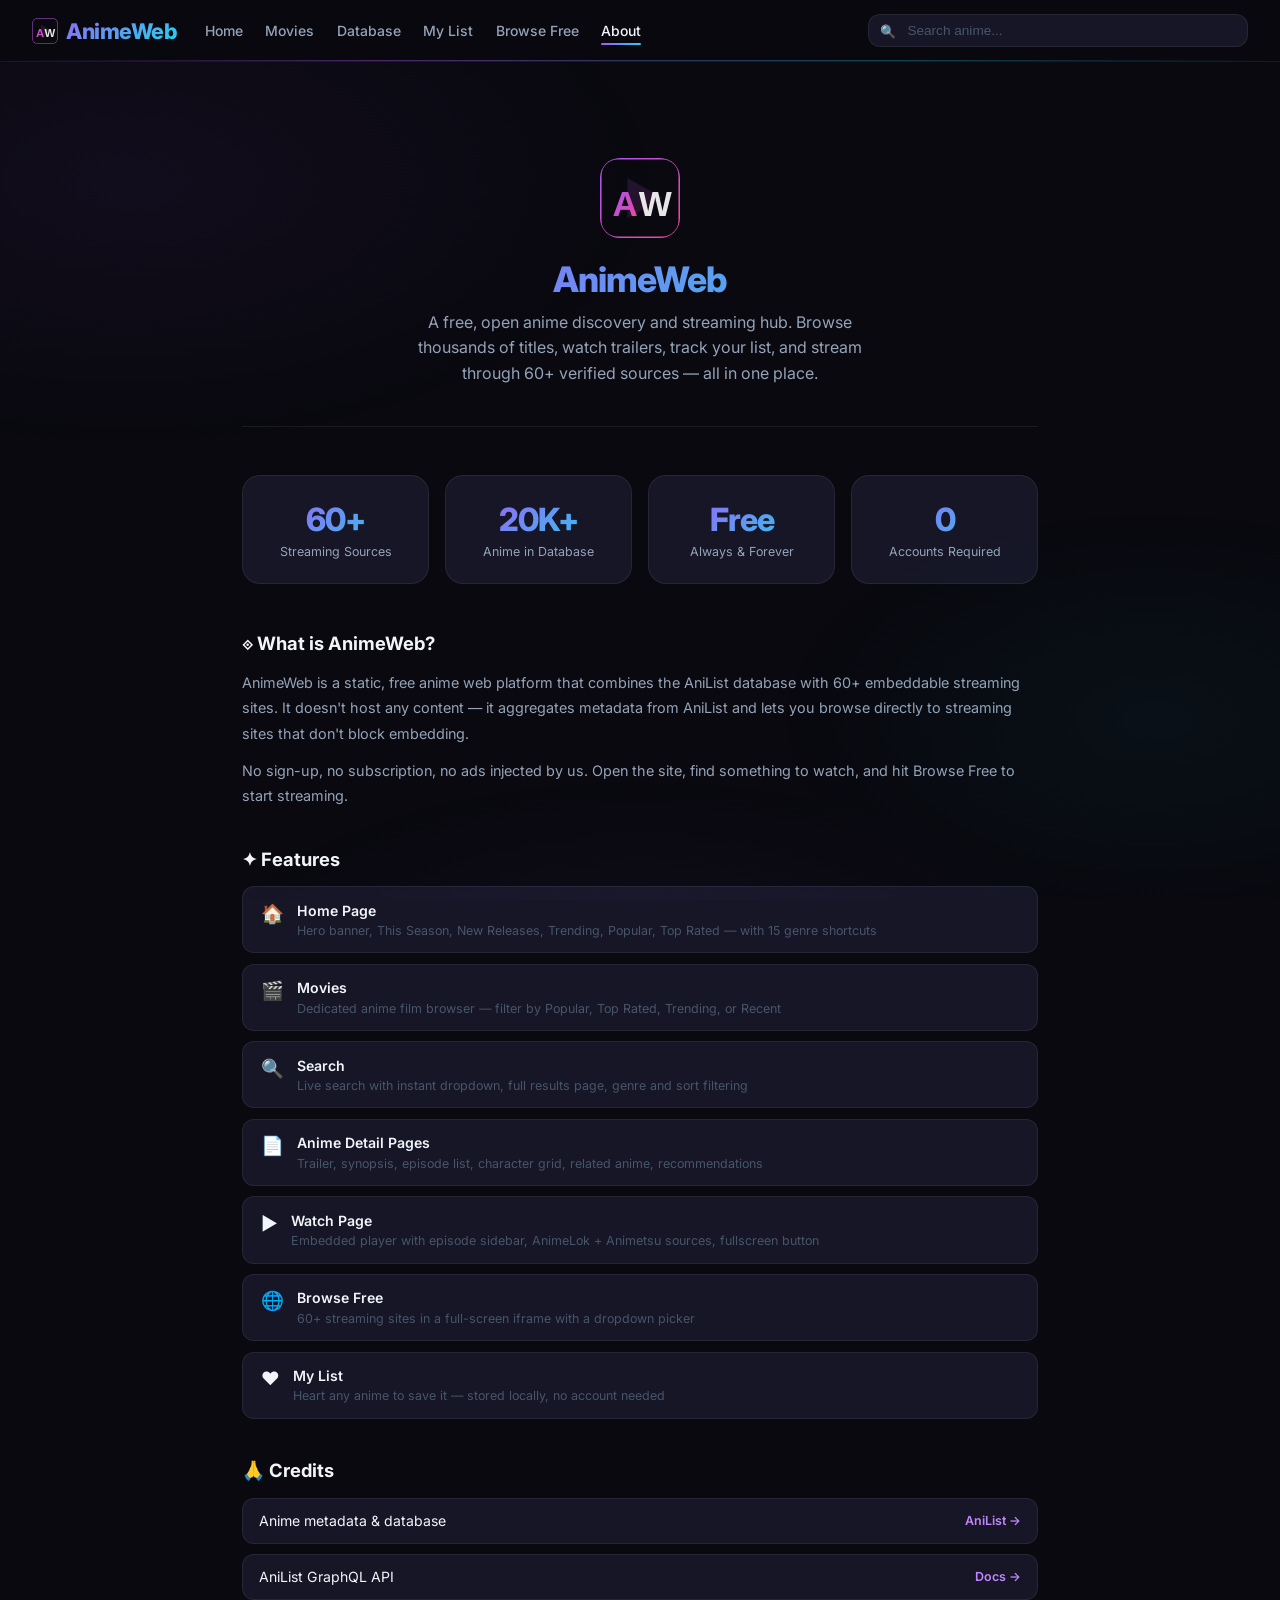
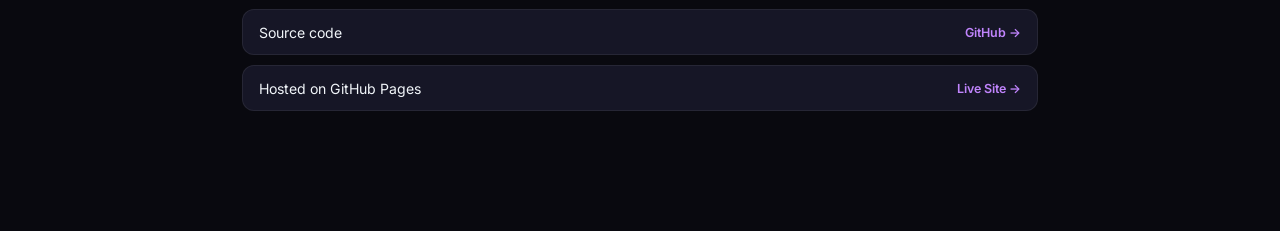
<file: about.html>
<!DOCTYPE html>
<html lang="en">
<head>
  <meta charset="UTF-8">
  <link rel="icon" type="image/svg+xml" href="logo.svg">
  <meta name="viewport" content="width=device-width, initial-scale=1.0">
  <title>About — AnimeWeb</title>
  <link rel="stylesheet" href="style.css">
  <link href="https://fonts.googleapis.com/css2?family=Inter:wght@400;500;600;700;800&display=swap" rel="stylesheet">
  <style>
    .about-wrap {
      max-width: 860px; margin: 0 auto;
      padding: 3rem 2rem 5rem;
    }

    .about-hero {
      text-align: center; padding: 3rem 1rem 2.5rem;
      border-bottom: 1px solid var(--border); margin-bottom: 3rem;
    }
    .about-logo {
      width: 80px; height: 80px; border-radius: 20px;
      margin: 0 auto 1.25rem; display: block;
    }
    .about-name {
      font-size: 2.2rem; font-weight: 800; letter-spacing: -1px;
      background: var(--grad); -webkit-background-clip: text;
      background-clip: text; -webkit-text-fill-color: transparent;
      margin-bottom: 0.6rem;
    }
    .about-tagline {
      font-size: 1rem; color: var(--muted); max-width: 480px; margin: 0 auto;
      line-height: 1.6;
    }

    /* Stats */
    .stats-grid {
      display: grid; grid-template-columns: repeat(auto-fit, minmax(160px, 1fr));
      gap: 1rem; margin-bottom: 3rem;
    }
    .stat-box {
      background: var(--card); border: 1px solid var(--border);
      border-radius: var(--r-lg); padding: 1.5rem 1rem; text-align: center;
    }
    .stat-box-val {
      font-size: 2rem; font-weight: 800; letter-spacing: -1px;
      background: var(--grad); -webkit-background-clip: text;
      background-clip: text; -webkit-text-fill-color: transparent;
    }
    .stat-box-label { font-size: 0.78rem; color: var(--muted); margin-top: 0.3rem; }

    /* Sections */
    .about-section { margin-bottom: 2.5rem; }
    .about-section h2 {
      font-size: 1.15rem; font-weight: 700; margin-bottom: 1rem;
      display: flex; align-items: center; gap: 0.5rem;
    }
    .about-section p {
      color: var(--muted); line-height: 1.75; font-size: 0.9rem;
    }

    /* Feature list */
    .feature-list { list-style: none; display: flex; flex-direction: column; gap: 0.65rem; }
    .feature-list li {
      display: flex; align-items: flex-start; gap: 0.85rem;
      background: var(--card); border: 1px solid var(--border);
      border-radius: var(--r); padding: 0.9rem 1.1rem;
      font-size: 0.88rem;
    }
    .feature-list li span:first-child { font-size: 1.15rem; flex-shrink: 0; }
    .feature-list li strong { display: block; font-weight: 600; margin-bottom: 0.15rem; }
    .feature-list li small { color: var(--dim); font-size: 0.78rem; }

    /* Credits */
    .credit-row {
      display: flex; align-items: center; justify-content: space-between;
      padding: 0.85rem 1rem; background: var(--card);
      border: 1px solid var(--border); border-radius: var(--r);
      margin-bottom: 0.6rem; font-size: 0.88rem;
    }
    .credit-row a {
      color: var(--purple-lt); font-size: 0.78rem; font-weight: 600;
      transition: color var(--t);
    }
    .credit-row a:hover { color: var(--purple); }
  </style>
</head>
<body>

<nav class="navbar">
  <a href="database.html" class="nav-logo">
    <img src="logo.svg" style="height:26px;width:26px;border-radius:6px;flex-shrink:0"> AnimeWeb
  </a>
  <ul class="nav-links">
    <li><a href="database.html">Home</a></li>
    <li><a href="movies.html">Movies</a></li>
    <li><a href="database.html">Database</a></li>
    <li><a href="watchlist.html">My List</a></li>
    <li><a href="browse.html">Browse Free</a></li>
    <li><a href="about.html" class="active">About</a></li>
  </ul>
  <div class="nav-search">
    <span class="search-icon">🔍</span>
    <input type="text" id="navSearch" placeholder="Search anime...">
    <div class="search-drop" id="searchDrop"></div>
  </div>
</nav>

<div class="page">
<div class="about-wrap">

  <!-- Hero -->
  <div class="about-hero">
    <img src="logo.svg" class="about-logo" alt="AnimeWeb">
    <div class="about-name">AnimeWeb</div>
    <p class="about-tagline">
      A free, open anime discovery and streaming hub. Browse thousands of titles,
      watch trailers, track your list, and stream through 60+ verified sources — all in one place.
    </p>
  </div>

  <!-- Stats -->
  <div class="stats-grid">
    <div class="stat-box">
      <div class="stat-box-val">60+</div>
      <div class="stat-box-label">Streaming Sources</div>
    </div>
    <div class="stat-box">
      <div class="stat-box-val" id="statAnime">—</div>
      <div class="stat-box-label">Anime in Database</div>
    </div>
    <div class="stat-box">
      <div class="stat-box-val">Free</div>
      <div class="stat-box-label">Always & Forever</div>
    </div>
    <div class="stat-box">
      <div class="stat-box-val">0</div>
      <div class="stat-box-label">Accounts Required</div>
    </div>
  </div>

  <!-- What it is -->
  <div class="about-section">
    <h2>⟐ What is AnimeWeb?</h2>
    <p>
      AnimeWeb is a static, free anime web platform that combines the AniList database
      with 60+ embeddable streaming sites. It doesn't host any content — it aggregates
      metadata from AniList and lets you browse directly to streaming sites that
      don't block embedding.
    </p>
    <p style="margin-top:0.75rem">
      No sign-up, no subscription, no ads injected by us. Open the site, find something
      to watch, and hit Browse Free to start streaming.
    </p>
  </div>

  <!-- Features -->
  <div class="about-section">
    <h2>✦ Features</h2>
    <ul class="feature-list">
      <li>
        <span>🏠</span>
        <div>
          <strong>Home Page</strong>
          <small>Hero banner, This Season, New Releases, Trending, Popular, Top Rated — with 15 genre shortcuts</small>
        </div>
      </li>
      <li>
        <span>🎬</span>
        <div>
          <strong>Movies</strong>
          <small>Dedicated anime film browser — filter by Popular, Top Rated, Trending, or Recent</small>
        </div>
      </li>
      <li>
        <span>🔍</span>
        <div>
          <strong>Search</strong>
          <small>Live search with instant dropdown, full results page, genre and sort filtering</small>
        </div>
      </li>
      <li>
        <span>📄</span>
        <div>
          <strong>Anime Detail Pages</strong>
          <small>Trailer, synopsis, episode list, character grid, related anime, recommendations</small>
        </div>
      </li>
      <li>
        <span>▶</span>
        <div>
          <strong>Watch Page</strong>
          <small>Embedded player with episode sidebar, AnimeLok + Animetsu sources, fullscreen button</small>
        </div>
      </li>
      <li>
        <span>🌐</span>
        <div>
          <strong>Browse Free</strong>
          <small>60+ streaming sites in a full-screen iframe with a dropdown picker</small>
        </div>
      </li>
      <li>
        <span>♥</span>
        <div>
          <strong>My List</strong>
          <small>Heart any anime to save it — stored locally, no account needed</small>
        </div>
      </li>
    </ul>
  </div>

  <!-- Credits -->
  <div class="about-section">
    <h2>🙏 Credits</h2>
    <div class="credit-row">
      <span>Anime metadata &amp; database</span>
      <a href="https://anilist.co" target="_blank" rel="noopener">AniList →</a>
    </div>
    <div class="credit-row">
      <span>AniList GraphQL API</span>
      <a href="https://anilist.gitbook.io/anilist-apiv2-docs/" target="_blank" rel="noopener">Docs →</a>
    </div>
    <div class="credit-row">
      <span>Source code</span>
      <a href="https://github.com/CCguvycu/anistream-site" target="_blank" rel="noopener">GitHub →</a>
    </div>
    <div class="credit-row">
      <span>Hosted on GitHub Pages</span>
      <a href="https://ccguvycu.github.io/" target="_blank" rel="noopener">Live Site →</a>
    </div>
  </div>

</div>
</div>

<script src="app.js"></script>
<script>
  // Fetch total anime count from AniList
  gql(`{ SiteStatistics { anime { nodes { count } } } }`)
    .then(d => {
      const count = d?.SiteStatistics?.anime?.nodes?.[0]?.count;
      if (count) {
        $('#statAnime').textContent = (count / 1000).toFixed(0) + 'K+';
      }
    })
    .catch(() => { $('#statAnime').textContent = '20K+'; });
</script>
</body>
</html>
</file>
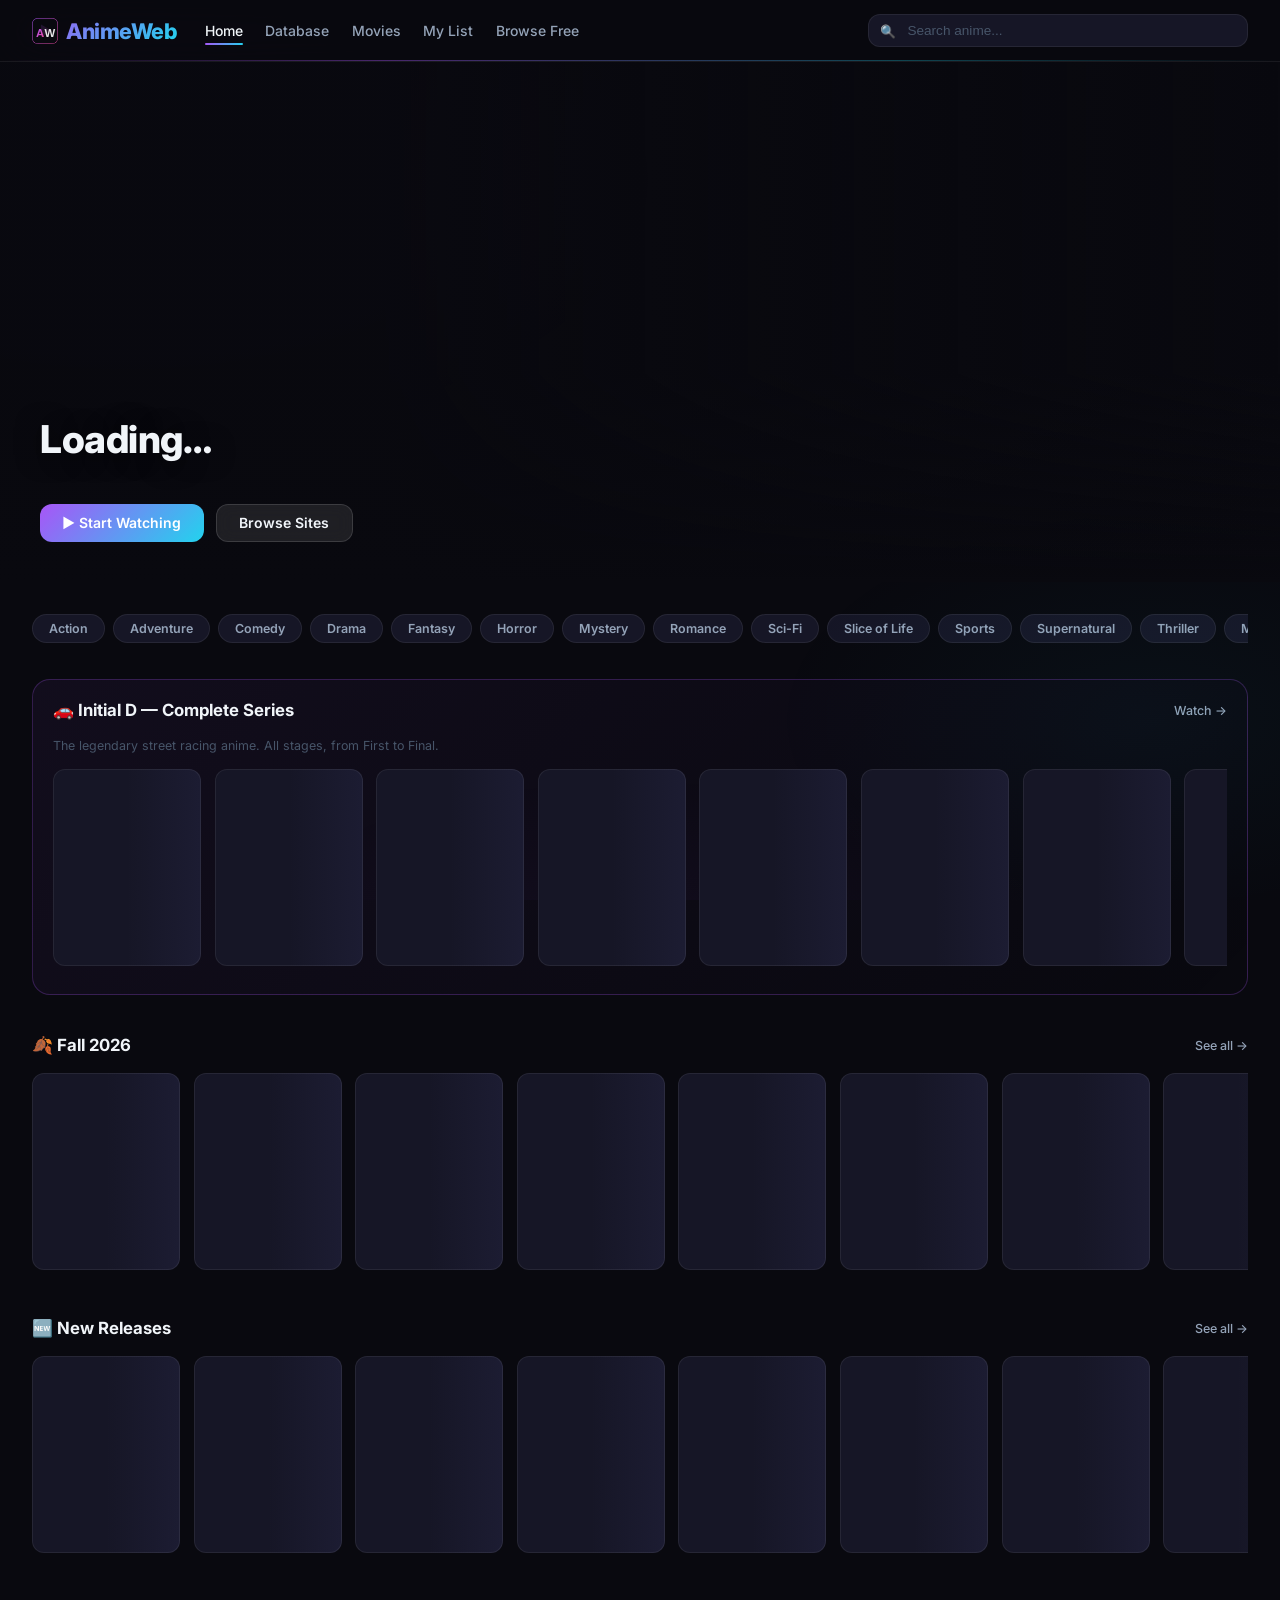
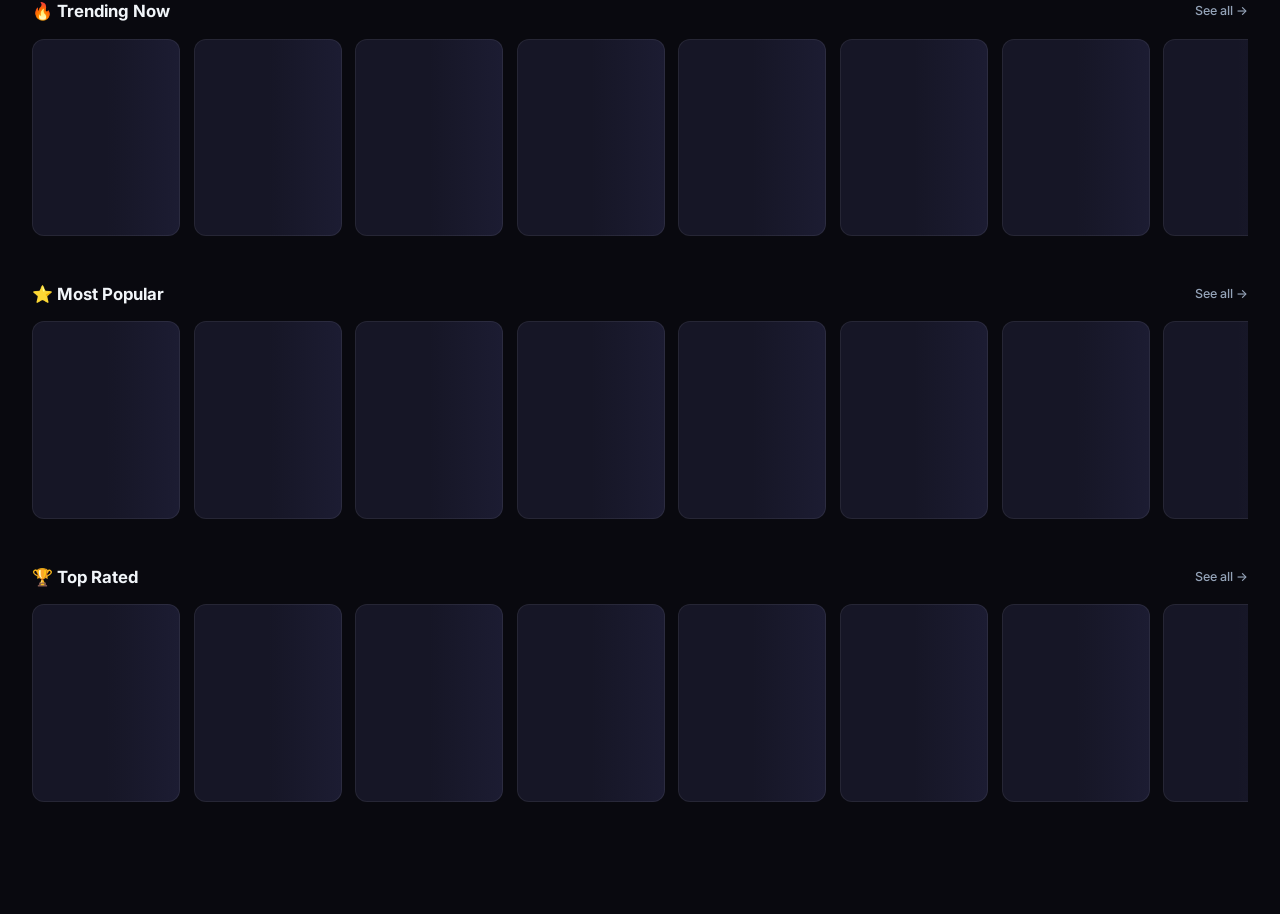
<file: anime.html>
<!DOCTYPE html>

<html lang="en">

<head>

  <meta charset="UTF-8">

  <link rel="icon" type="image/svg+xml" href="logo.svg">

  <meta name="viewport" content="width=device-width, initial-scale=1.0">

  <title>Anime — AnimeWeb</title>

  <link rel="stylesheet" href="style.css">

  <link href="https://fonts.googleapis.com/css2?family=Inter:wght@400;500;600;700;800&display=swap" rel="stylesheet">

  <style>

    /* ── Trailer ── */

    .trailer-wrap {

      position: relative; width: 100%; padding-top: 56.25%;

      border-radius: var(--r-lg); overflow: hidden;

      background: #000; margin-bottom: 1.75rem;

      border: 1px solid var(--border);

    }

    .trailer-wrap iframe {

      position: absolute; inset: 0; width: 100%; height: 100%; border: none;

    }



    /* ── Characters ── */

    .char-grid {

      display: grid;

      grid-template-columns: repeat(auto-fill, minmax(90px, 1fr));

      gap: 0.75rem; margin-top: 0.75rem;

    }

    .char-card {

      display: flex; flex-direction: column; align-items: center;

      gap: 0.4rem; cursor: default;

    }

    .char-card img {

      width: 70px; height: 70px; border-radius: 50%;

      object-fit: cover; border: 2px solid var(--border);

      background: var(--card);

    }

    .char-name {

      font-size: 0.7rem; font-weight: 600; text-align: center;

      line-height: 1.3; color: var(--muted);

    }



    /* ── Relations ── */

    .rel-row {

      display: flex; gap: 0.75rem; overflow-x: auto;

      padding-bottom: 0.5rem; scrollbar-width: none;

    }

    .rel-row::-webkit-scrollbar { display: none; }

    .rel-card {

      flex: 0 0 110px; cursor: pointer; transition: transform var(--t);

    }

    .rel-card:hover { transform: translateY(-3px); }

    .rel-card img {

      width: 110px; height: 155px; object-fit: cover;

      border-radius: var(--r); background: var(--card);

      border: 1px solid var(--border);

    }

    .rel-title { font-size: 0.72rem; font-weight: 600; margin-top: 0.35rem; line-height: 1.3; }

    .rel-type  { font-size: 0.65rem; color: var(--purple-lt); margin-top: 1px; }



    .section-h { font-size: 1rem; font-weight: 700; margin: 1.75rem 0 0.85rem; }



    /* ── Nyaa torrents ── */

    .nyaa-list { display:flex; flex-direction:column; gap:.5rem; margin-top:.75rem; }

    .nyaa-item {

      background:var(--card); border:1px solid var(--border); border-radius:8px;

      padding:.6rem .85rem; display:flex; align-items:center; gap:.75rem;

      transition:border-color var(--t);

    }

    .nyaa-item:hover { border-color:var(--purple); }

    .nyaa-title { flex:1; font-size:.78rem; font-weight:500; line-height:1.4; min-width:0; overflow:hidden; display:-webkit-box; -webkit-line-clamp:1; -webkit-box-orient:vertical; }

    .nyaa-seeds { font-size:.72rem; color:#4ade80; font-weight:700; flex-shrink:0; }

    .nyaa-size  { font-size:.7rem; color:var(--dim); flex-shrink:0; }

    .nyaa-mag   { font-size:.75rem; padding:.28rem .7rem; border-radius:6px; background:rgba(168,85,247,.15); color:var(--purple-lt); text-decoration:none; flex-shrink:0; font-weight:600; transition:background var(--t); }

    .nyaa-mag:hover { background:rgba(168,85,247,.28); }

    .nyaa-state { color:var(--dim); font-size:.82rem; padding:.5rem 0; }



    /* ── Track bell ── */

    .btn-track {

      display:inline-flex; align-items:center; gap:.4rem;

      padding:.45rem 1rem; border-radius:8px; font-size:.82rem; font-weight:600;

      border:1px solid var(--border); background:var(--card); color:var(--muted);

      cursor:pointer; transition:all var(--t);

    }

    .btn-track:hover, .btn-track.on { border-color:var(--purple); color:var(--purple-lt); background:rgba(168,85,247,.1); }

  </style>

</head>

<body>



<nav class="navbar">

  <a href="database.html" class="nav-logo"><img src="logo.svg" style="height:26px;width:26px;border-radius:6px;flex-shrink:0"> AnimeWeb</a>

  <ul class="nav-links">
    <li><a href="index.html">Home</a></li>
    <li><a href="database.html">Database</a></li>
    <li><a href="movies.html">Movies</a></li>
    <li><a href="watchlist.html">My List</a></li>
    <li><a href="browse.html">Browse Free</a></li>
  </ul>

  <div class="nav-search">

    <span class="search-icon">🔍</span>

    <input type="text" id="navSearch" placeholder="Search anime...">

    <div class="search-drop" id="searchDrop"></div>

  </div>

</nav>



<div class="page">



  <div class="banner" id="banner">

    <div id="bannerImg" class="skel" style="width:100%;height:100%"></div>

    <div class="banner-shade"></div>

  </div>



  <div class="detail-wrap">



    <div class="detail-head" id="detailHead">

      <div class="skel detail-poster"></div>

      <div style="flex:1">

        <div class="skel" style="width:55%;height:34px;margin-bottom:0.5rem"></div>

        <div class="skel" style="width:38%;height:18px;margin-bottom:0.9rem"></div>

        <div class="skel" style="width:75%;height:40px"></div>

      </div>

    </div>



    <div class="detail-body" id="detailBody">

      <div id="mainCol"></div>

      <div id="sideCol"></div>

    </div>



    <div id="recsWrap"></div>



  </div>

</div>



<script src="app.js"></script>

<script>

  const animeId = parseInt(P.get('id'));

  if (!animeId) location.href = 'index.html';



  async function load() {

    const data = await gql(Q.detail, { id: animeId });

    const a = data.Media;



    document.title = `${a.title.english || a.title.romaji} — AnimeWeb`;



    // ── Banner ──

    const bannerSrc = a.bannerImage || a.coverImage?.extraLarge;

    if (bannerSrc) {

      const img = document.createElement('img');

      img.src = bannerSrc; img.alt = '';

      img.style.cssText = a.bannerImage ? '' : 'filter:blur(6px);transform:scale(1.06);width:100%;height:100%;object-fit:cover';

      $('#bannerImg').replaceWith(img);

      img.id = 'bannerImg';

    }



    // ── Header ──

    const title   = a.title.english || a.title.romaji;

    const alt     = a.title.english ? a.title.romaji : a.title.native;

    const genres  = (a.genres || []).slice(0, 6).map(g =>

      `<span class="gchip" onclick="P.go('search.html',{genre:'${g}'})">${g}</span>`

    ).join('');

    const studios = a.studios?.nodes?.map(s => s.name).join(', ') || '—';

    const prog    = S.progress(animeId);

    const watchEp = prog.last || 1;

    const watchLabel = prog.last ? `▶ Continue — Ep ${prog.last}` : '▶ Watch';



    $('#detailHead').innerHTML = `

      <img class="detail-poster" src="${a.coverImage?.extraLarge || a.coverImage?.large || ''}" alt="${title}" loading="lazy">

      <div class="detail-info">

        <h1 class="detail-title">${title}</h1>

        ${alt ? `<div class="detail-alt">${alt}</div>` : ''}

        <div class="stats">

          ${a.averageScore ? `<div><div class="stat-val gold">★ ${fmt.score(a.averageScore)}</div><div class="stat-key">Score</div></div>` : ''}

          ${a.episodes    ? `<div><div class="stat-val">${a.episodes}</div><div class="stat-key">Episodes</div></div>` : ''}

          <div><div class="stat-val">${fmt.status(a.status)}</div><div class="stat-key">Status</div></div>

          ${a.season ? `<div><div class="stat-val">${fmt.season(a.season, a.seasonYear)}</div><div class="stat-key">Season</div></div>` : ''}

        </div>

        <div class="gchips">${genres}</div>

        <div style="display:flex;gap:0.65rem;flex-wrap:wrap;margin-top:0.75rem">

          <button class="btn btn-primary" onclick="P.go('watch.html',{id:${a.id},ep:${watchEp}})">${watchLabel}</button>

          <button class="btn btn-ghost" id="wlBtn">${S.inWatchlist(animeId) ? '♥ Saved' : '♡ My List'}</button>

          <button class="btn-track${S.inTracking(animeId) ? ' on' : ''}" id="trackBtn">🔔 ${S.inTracking(animeId) ? 'Tracking' : 'Notify me'}</button>

        </div>

      </div>`;



    $('#wlBtn').addEventListener('click', () => {

      S.toggleWatchlist(a);

      const saved = S.inWatchlist(animeId);

      $('#wlBtn').textContent = saved ? '♥ Saved' : '♡ My List';

      toast(saved ? 'Added to My List' : 'Removed from My List');

    });



    // ── Track bell ──

    $('#trackBtn').addEventListener('click', async () => {

      const granted = await requestNotifPermission();

      if (!granted) { toast('Allow notifications in browser settings first'); return; }

      S.toggleTrack(a);

      const on = S.inTracking(animeId);

      $('#trackBtn').textContent = `🔔 ${on ? 'Tracking' : 'Notify me'}`;

      $('#trackBtn').classList.toggle('on', on);

      toast(on ? '🔔 Episode alerts on' : 'Notifications off');

    });



    // ── Synopsis ──

    const desc  = fmt.plain(a.description || 'No description available.');

    const short = desc.length > 420 ? desc.slice(0, 420) + '…' : desc;



    let mainHTML = `

      <div>

        <h3 class="section-h" style="margin-top:0">Synopsis</h3>

        <p class="synopsis" id="synText">${short}</p>

        ${desc.length > 420 ? `<span class="read-more" id="readMore">Read more ▼</span>` : ''}

      </div>`;



    // ── Trailer ──

    if (a.trailer?.id && a.trailer.site === 'youtube') {

      mainHTML += `

        <h3 class="section-h">Trailer</h3>

        <div class="trailer-wrap">

          <iframe src="https://www.youtube.com/embed/${a.trailer.id}"

            allow="autoplay; encrypted-media; fullscreen" allowfullscreen></iframe>

        </div>`;

    }



    // ── Episodes ──

    const totalEps = a.episodes || (a.nextAiringEpisode ? a.nextAiringEpisode.episode - 1 : 0);

    mainHTML += `<div id="epsSection" style="margin-top:1.75rem"></div>`;

    mainHTML += `<div id="nyaaSection"></div>`;



    // ── Characters ──

    const chars = a.characters?.nodes?.filter(c => c.image?.large) || [];

    if (chars.length) {

      mainHTML += `

        <h3 class="section-h">Characters</h3>

        <div class="char-grid">${chars.map(c => `

          <div class="char-card">

            <img src="${c.image.large}" alt="" loading="lazy" onerror="this.src=''">

            <div class="char-name">${c.name.full}</div>

          </div>`).join('')}

        </div>`;

    }



    // ── Related ──

    const related = a.relations?.edges

      ?.filter(e => e.node.type === 'ANIME' && ['SEQUEL','PREQUEL','SIDE_STORY','PARENT','ALTERNATIVE'].includes(e.relationType))

      .slice(0, 10) || [];

    if (related.length) {

      mainHTML += `

        <h3 class="section-h">Related</h3>

        <div class="rel-row">${related.map(e => `

          <div class="rel-card" onclick="P.go('anime.html',{id:'${e.node.id}'})">

            <img src="${e.node.coverImage?.large || ''}" alt="" loading="lazy" onerror="this.src=''">

            <div class="rel-title">${e.node.title.romaji}</div>

            <div class="rel-type">${e.relationType.replace(/_/g,' ')}</div>

          </div>`).join('')}

        </div>`;

    }



    $('#mainCol').innerHTML = mainHTML;



    if (desc.length > 420) {

      $('#readMore').addEventListener('click', () => {

        $('#synText').textContent = desc;

        $('#readMore').remove();

      });

    }



    // Episodes grid

    if (totalEps > 0) {

      const p2 = S.progress(animeId);

      const watched = p2.eps || [], last = p2.last;

      $('#epsSection').innerHTML = `

        <div class="eps-head"><div class="eps-title">Episodes <span style="color:var(--dim);font-weight:400">(${totalEps})</span></div></div>

        <div class="ep-grid" id="epGrid"></div>`;

      const grid = $('#epGrid');

      for (let i = 1; i <= totalEps; i++) {

        const btn = mk('a', `epb${watched.includes(i) ? ' done' : ''}${last === i ? ' cur' : ''}`, String(i));

        btn.href = `watch.html?id=${animeId}&ep=${i}`;

        grid.appendChild(btn);

      }

    } else {

      $('#epsSection').innerHTML = `

        <div class="empty">

          <div class="empty-icon">📺</div>

          <div class="empty-title">No episodes yet</div>

        </div>`;

    }



    // ── Nyaa torrents ──

    (async () => {

      const nyaaEl = $('#nyaaSection');

      if (!nyaaEl) return;

      nyaaEl.innerHTML = `<h3 class="section-h">Torrents <span style="font-size:.7rem;color:var(--dim);font-weight:400">via Nyaa.si</span></h3><div class="nyaa-state">Searching…</div>`;

      try {

        const results = await fetchNyaa(title);

        if (!results.length) {

          nyaaEl.querySelector('.nyaa-state').textContent = 'No results found on Nyaa.si';

          return;

        }

        const list = results.map(t => {

          const mag = t.magnet ? `<a class="nyaa-mag" href="${t.magnet}">⇩ Magnet</a>` :

                      t.link   ? `<a class="nyaa-mag" href="${t.link}" target="_blank">↗ Link</a>` : '';

          return `<div class="nyaa-item">

            <div class="nyaa-title" title="${t.title}">${t.title}</div>

            <span class="nyaa-seeds">▲ ${t.seeders}</span>

            <span class="nyaa-size">${t.size}</span>

            ${mag}

          </div>`;

        }).join('');

        nyaaEl.innerHTML = `<h3 class="section-h">Torrents <span style="font-size:.7rem;color:var(--dim);font-weight:400">via Nyaa.si · ${results.length} results</span></h3><div class="nyaa-list">${list}</div>`;

      } catch {

        nyaaEl.querySelector('.nyaa-state').textContent = 'Nyaa search failed — try again later.';

      }

    })();



    // ── Sidebar ──

    $('#sideCol').innerHTML = `

      <div class="info-box">

        <div class="info-box-title">Information</div>

        <div class="info-row"><span class="info-k">Format</span><span class="info-v">${a.format || '—'}</span></div>

        <div class="info-row"><span class="info-k">Status</span><span class="info-v">${fmt.status(a.status)}</span></div>

        <div class="info-row"><span class="info-k">Season</span><span class="info-v">${fmt.season(a.season, a.seasonYear)}</span></div>

        <div class="info-row"><span class="info-k">Episodes</span><span class="info-v">${a.episodes || '?'}</span></div>

        <div class="info-row"><span class="info-k">Studio</span><span class="info-v">${studios}</span></div>

        <div class="info-row"><span class="info-k">Score</span><span class="info-v" style="color:var(--gold)">${a.averageScore ? fmt.score(a.averageScore) + ' / 10' : '—'}</span></div>

      </div>

      ${(a.genres||[]).length ? `

      <div class="info-box">

        <div class="info-box-title">Genres</div>

        <div class="gchips">${(a.genres||[]).map(g=>`<span class="gchip" onclick="P.go('search.html',{genre:'${g}'})">${g}</span>`).join('')}</div>

      </div>` : ''}`;



    // ── Recommendations ──

    const recs = a.recommendations?.nodes

      ?.filter(n => n.mediaRecommendation)

      .map(n => n.mediaRecommendation).slice(0, 8);

    if (recs?.length) {

      $('#recsWrap').innerHTML = `

        <div class="section" style="padding-left:0;padding-right:0">

          <div class="section-head"><h2 class="section-title">You May Also Like</h2></div>

          <div class="scroll" id="recScroll"></div>

        </div>`;

      recs.forEach(r => {

        const c = card(r);

        c.style.cssText = 'flex:0 0 155px;height:220px';

        $('#recScroll').appendChild(c);

      });

    }

  }



  registerSW();

  load().catch(err => {

    console.error(err);

    $('#detailHead').innerHTML = `

      <div class="empty" style="grid-column:1/-1">

        <div class="empty-icon">⚠️</div>

        <div class="empty-title">Failed to load</div>

        <div class="empty-body">${err.message}</div>

      </div>`;

  });

</script>

</body>

</html>
</file>
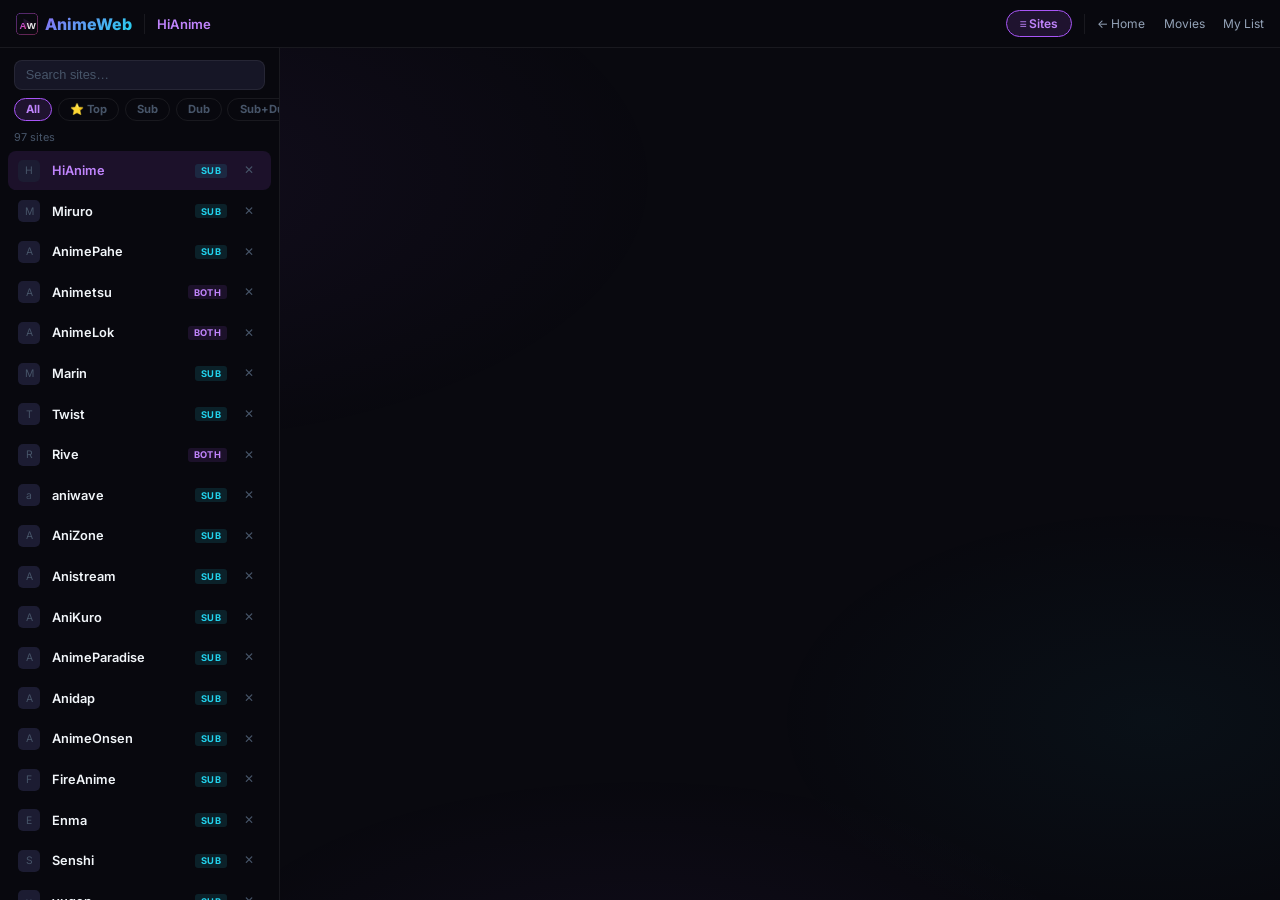
<file: browse.html>
<!DOCTYPE html>
<html lang="en">
<head>
  <meta charset="UTF-8">
  <link rel="icon" type="image/svg+xml" href="logo.svg">
  <meta name="viewport" content="width=device-width, initial-scale=1.0">
  <title>Browse Free — AnimeWeb</title>
  <link rel="stylesheet" href="style.css">
  <link href="https://fonts.googleapis.com/css2?family=Inter:wght@400;500;600;700;800&display=swap" rel="stylesheet">
  <style>
    html, body { height: 100%; overflow: hidden; margin: 0; }

    /* ── Top bar ───────────────────────────────────────────────────────────── */
    .top-bar {
      position: fixed; top: 0; left: 0; right: 0; z-index: 900;
      height: 48px;
      background: rgba(9,9,15,0.97); backdrop-filter: blur(16px);
      border-bottom: 1px solid var(--border);
      display: flex; align-items: center; gap: 0.75rem; padding: 0 1rem;
    }
    .top-logo {
      font-size: 1rem; font-weight: 800;
      background: var(--grad); -webkit-background-clip: text;
      background-clip: text; -webkit-text-fill-color: transparent;
      text-decoration: none; display: flex; align-items: center; gap: 7px;
      flex-shrink: 0;
    }
    .top-logo img { -webkit-text-fill-color: initial; }
    .top-sep { width: 1px; height: 20px; background: var(--border); flex-shrink: 0; }
    .top-site-name {
      font-size: 0.82rem; font-weight: 600; color: var(--purple-lt);
      white-space: nowrap; overflow: hidden; text-overflow: ellipsis; flex: 1;
    }
    .top-btn {
      padding: 0.3rem 0.8rem; border-radius: 100px; font-size: 0.75rem;
      font-weight: 600; border: 1px solid var(--border); background: var(--card);
      color: var(--muted); cursor: pointer; transition: all var(--t); flex-shrink: 0;
    }
    .top-btn:hover { border-color: var(--purple); color: var(--text); }
    .top-btn.active { background: rgba(168,85,247,.14); border-color: var(--purple); color: var(--purple-lt); }
    .top-home { font-size: 0.75rem; color: var(--muted); text-decoration: none; flex-shrink: 0; }
    .top-home:hover { color: var(--text); }

    /* ── Layout ────────────────────────────────────────────────────────────── */
    .layout {
      position: fixed; top: 48px; left: 0; right: 0; bottom: 0;
      display: flex;
    }

    /* ── Side panel ────────────────────────────────────────────────────────── */
    .side-panel {
      width: 280px; flex-shrink: 0;
      background: rgba(9,9,15,0.98);
      border-right: 1px solid var(--border);
      display: flex; flex-direction: column;
      transition: width 0.25s ease, opacity 0.25s ease;
      overflow: hidden;
    }
    .side-panel.collapsed { width: 0; opacity: 0; }

    .panel-search-wrap {
      padding: 0.75rem 0.85rem 0.5rem;
      flex-shrink: 0;
    }
    .panel-search {
      width: 100%; background: var(--card); border: 1px solid var(--border);
      border-radius: 8px; padding: 0.4rem 0.7rem;
      color: var(--text); font-size: 0.8rem; outline: none;
      transition: border-color var(--t);
    }
    .panel-search:focus { border-color: var(--purple); }
    .panel-search::placeholder { color: var(--dim); }

    /* Category pills */
    .cat-row {
      display: flex; gap: 0.35rem; padding: 0 0.85rem 0.6rem;
      overflow-x: auto; scrollbar-width: none; flex-shrink: 0;
    }
    .cat-row::-webkit-scrollbar { display: none; }
    .cat-pill {
      flex-shrink: 0; padding: 0.22rem 0.7rem; border-radius: 100px;
      font-size: 0.7rem; font-weight: 700; cursor: pointer;
      border: 1px solid var(--border); background: transparent; color: var(--dim);
      transition: all var(--t);
    }
    .cat-pill:hover { border-color: var(--purple); color: var(--text); }
    .cat-pill.active { background: rgba(168,85,247,.14); border-color: var(--purple); color: var(--purple-lt); }

    /* Site count */
    .site-count {
      font-size: 0.68rem; color: var(--dim);
      padding: 0 0.85rem 0.4rem; flex-shrink: 0;
    }

    /* Site list */
    .site-list {
      flex: 1; overflow-y: auto; padding: 0 0.5rem 1rem;
      scrollbar-width: thin; scrollbar-color: var(--border) transparent;
    }
    .site-card {
      display: flex; align-items: center; gap: 0.7rem;
      padding: 0.55rem 0.65rem; border-radius: 8px; cursor: pointer;
      transition: background var(--t); margin-bottom: 1px;
    }
    .site-card:hover { background: var(--card); }
    .site-card.active { background: rgba(168,85,247,.12); }
    .site-favicon {
      width: 22px; height: 22px; border-radius: 5px; flex-shrink: 0;
      background: var(--card-hover); object-fit: cover;
      display: flex; align-items: center; justify-content: center;
      font-size: 0.65rem; color: var(--dim); overflow: hidden;
    }
    .site-favicon img { width: 100%; height: 100%; object-fit: cover; border-radius: 4px; }
    .site-info { flex: 1; min-width: 0; }
    .site-name {
      font-size: 0.8rem; font-weight: 600; color: var(--text);
      white-space: nowrap; overflow: hidden; text-overflow: ellipsis;
    }
    .site-card.active .site-name { color: var(--purple-lt); }
    .site-tag {
      font-size: 0.58rem; font-weight: 700; padding: 0.1rem 0.35rem;
      border-radius: 3px; text-transform: uppercase; letter-spacing: 0.04em;
    }
    .tag-sub  { background: rgba(34,211,238,.12); color: #22d3ee; }
    .tag-dub  { background: rgba(251,146, 60,.12); color: #fb923c; }
    .tag-both { background: rgba(168,85,247,.12);  color: var(--purple-lt); }
    .tag-official { background: rgba(74,222,128,.12); color: #4ade80; }
    .tag-manga { background: rgba(244,114,182,.12); color: #f472b6; }

    /* ── iframe ────────────────────────────────────────────────────────────── */
    .frame-wrap { flex: 1; position: relative; }
    .main-frame {
      position: absolute; inset: 0;
      width: 100%; height: 100%; border: none;
    }

    /* ── Empty state ───────────────────────────────────────────────────────── */
    .no-sites {
      text-align: center; padding: 2rem 1rem; color: var(--dim); font-size: 0.8rem;
    }

    /* ── Remove / restore ─────────────────────────────────────────────────── */
    .site-remove {
      margin-left: auto; background: none; border: none; color: var(--dim);
      font-size: 0.78rem; cursor: pointer; padding: 0.25rem 0.4rem;
      border-radius: 5px; line-height: 1; flex-shrink: 0;
      transition: color 0.15s, background 0.15s;
    }
    .site-remove:hover { color: #f87171; background: rgba(248,113,113,0.1); }

    .site-restore {
      margin-left: auto; background: none; border: none;
      color: var(--purple-lt); font-size: 0.75rem; cursor: pointer;
      padding: 0.2rem 0.4rem; border-radius: 5px; flex-shrink: 0;
      font-weight: 600; transition: background 0.15s;
    }
    .site-restore:hover { background: rgba(168,85,247,0.15); }

    .hidden-bar {
      display: flex; align-items: center; justify-content: space-between;
      padding: 0.3rem 0.85rem 0.5rem; font-size: 0.72rem;
    }
    .hidden-bar-count {
      color: var(--dim); cursor: pointer; transition: color var(--t);
    }
    .hidden-bar-count:hover, .hidden-bar-count.active { color: var(--purple-lt); }
    .hidden-bar-reset {
      background: none; border: none; color: var(--dim); font-size: 0.7rem;
      cursor: pointer; padding: 0; transition: color var(--t);
    }
    .hidden-bar-reset:hover { color: #f87171; }

    .site-card.is-hidden { opacity: 0.5; }
    .site-card.is-hidden .site-name { text-decoration: line-through; }
  </style>
</head>
<body>

<!-- Top bar -->
<div class="top-bar">
  <a href="database.html" class="top-logo">
    <img src="logo.svg" style="height:22px;width:22px;border-radius:5px;flex-shrink:0"> AnimeWeb
  </a>
  <div class="top-sep"></div>
  <span class="top-site-name" id="topSiteName">Select a site</span>
  <button class="top-btn active" id="toggleBtn" onclick="togglePanel()">≡ Sites</button>
  <div class="top-sep"></div>
  <a href="database.html" class="top-home">← Home</a>
  <a href="movies.html" class="top-home" style="margin-left:0.4rem">Movies</a>
  <a href="watchlist.html" class="top-home" style="margin-left:0.4rem">My List</a>
</div>

<div class="layout">
  <!-- Side panel -->
  <div class="side-panel" id="sidePanel">
    <div class="panel-search-wrap">
      <input class="panel-search" id="siteSearch" placeholder="Search sites…" autocomplete="off">
    </div>
    <div class="cat-row" id="catRow"></div>
    <div class="site-count" id="siteCount"></div>
    <div class="hidden-bar" id="hiddenBar" style="display:none">
      <span class="hidden-bar-count" id="hiddenCount" onclick="toggleShowHidden()"></span>
      <button class="hidden-bar-reset" onclick="restoreAll()" title="Restore all hidden sites">Restore all</button>
    </div>
    <div class="site-list" id="siteList"></div>
  </div>

  <!-- iframe -->
  <div class="frame-wrap">
    <iframe class="main-frame" id="frame"
      allowfullscreen
      allow="autoplay; fullscreen; picture-in-picture; encrypted-media; clipboard-write">
    </iframe>
  </div>
</div>

<script src="app.js"></script>
<script>
const SITES = [
  // ── Top picks ──────────────────────────────────────────────────────────────
  { name: 'HiAnime',         url: 'https://hianime.to/',                  tag: 'sub',      top: true },
  { name: 'Miruro',          url: 'https://www.miruro.tv/',               tag: 'sub',      top: true },
  { name: 'AnimePahe',       url: 'https://animepahe.ru/',                tag: 'sub',      top: true },
  { name: 'Animetsu',        url: 'https://animetsu.cc/home',             tag: 'both',     top: true },
  { name: 'AnimeLok',        url: 'https://animelok.online/home',         tag: 'both',     top: true },
  { name: 'Marin',           url: 'https://marin.moe/',                   tag: 'sub',      top: true },
  { name: 'Twist',           url: 'https://twist.moe/',                   tag: 'sub',      top: true },
  { name: 'Rive',            url: 'https://www.rivestream.app/',          tag: 'both',     top: true },

  // ── Sub ────────────────────────────────────────────────────────────────────
  { name: 'aniwave',         url: 'https://aniwave.to/home',              tag: 'sub' },
  { name: 'AniZone',         url: 'https://anizone.to/',                  tag: 'sub' },
  { name: 'Anistream',       url: 'https://anistream.one/',               tag: 'sub' },
  { name: 'AniKuro',         url: 'https://anikuro.to/',                  tag: 'sub' },
  { name: 'AnimeParadise',   url: 'https://www.animeparadise.moe/',       tag: 'sub' },
  { name: 'Anidap',          url: 'https://anidap.se/',                   tag: 'sub' },
  { name: 'AnimeOnsen',      url: 'https://animeonsen.xyz/',              tag: 'sub' },
  { name: 'FireAnime',       url: 'https://fireani.me/',                  tag: 'sub' },
  { name: 'Enma',            url: 'https://www.enma.lol/',                tag: 'sub' },
  { name: 'Senshi',          url: 'https://senshi.live/',                 tag: 'sub' },
  { name: 'yugen',           url: 'https://yugen.to/',                    tag: 'sub' },
  { name: '1anime',          url: 'https://1ani.me/',                     tag: 'sub' },
  { name: 'KickAssAnime',    url: 'https://kickassanime.mx/',             tag: 'sub' },
  { name: 'Tenshi',          url: 'https://tenshi.moe/',                  tag: 'sub' },
  { name: 'Kawaiifu',        url: 'https://kawaiifu.com/',                tag: 'sub' },
  { name: 'AnimeSuge',       url: 'https://animesuge.to/',                tag: 'sub' },
  { name: 'AnimeGlare',      url: 'https://animeglare.xyz/',              tag: 'sub' },
  { name: 'AnimeVibe',       url: 'https://animevibe.to/',                tag: 'sub' },
  { name: 'AnimeKami',       url: 'https://animekami.to/',                tag: 'sub' },
  { name: 'AnimeRam',        url: 'https://www.animeram.cc/',             tag: 'sub' },
  { name: 'AnimeSilo',       url: 'https://animesilo.cc/',                tag: 'sub' },
  { name: 'AnimeNoSub',      url: 'https://animenosub.to/',               tag: 'sub' },
  { name: 'Kiroku',          url: 'https://kiroku.my/',                   tag: 'sub' },
  { name: 'ReAnime',         url: 'https://reanime.to/',                  tag: 'sub' },
  { name: 'AnimeXin',        url: 'https://animexin.dev/',                tag: 'sub' },
  { name: 'AnimeOwl',        url: 'https://animeowl.live/',               tag: 'sub' },
  { name: 'AnimeHub',        url: 'https://animehub.ac/',                 tag: 'sub' },
  { name: 'AnimeRealms',     url: 'https://www.animerealms.org/',         tag: 'sub' },
  { name: 'Lunar',           url: 'https://lunaranime.ru/',               tag: 'sub' },
  { name: 'JustAnime',       url: 'https://justanime.to/',                tag: 'sub' },
  { name: 'AniPlay',         url: 'https://aniplay.to/',                  tag: 'sub' },
  { name: 'AnimeKhor',       url: 'https://animekhor.org/',               tag: 'sub' },
  { name: 'MyAnime',         url: 'https://myanime.live/',                tag: 'sub' },
  { name: 'Yomi',            url: 'https://yomi.to/',                     tag: 'sub' },
  { name: 'AnimeDAO',        url: 'https://animedao.to/',                 tag: 'sub' },
  { name: 'AnimeHub.io',     url: 'https://animehub.io/',                 tag: 'sub' },
  { name: 'GenoAnime',       url: 'https://genoanime.com/',               tag: 'sub' },
  { name: 'AnimeFever',      url: 'https://animefever.cc/',               tag: 'sub' },
  { name: 'AnimeStream',     url: 'https://anime.uniquestream.net/',      tag: 'sub' },
  { name: 'AnimeSaturn',     url: 'https://animesaturn.cx/',              tag: 'sub' },
  { name: 'Animes.Vision',   url: 'https://animes.vision/',               tag: 'sub' },
  { name: 'OtakuStream',     url: 'https://otakustream.com/',             tag: 'sub' },
  { name: 'AniDoor',         url: 'https://anidoor.me/',                  tag: 'sub' },
  { name: 'Anoboye',         url: 'https://anoboye.com/',                 tag: 'sub' },
  { name: 'LuciferDonghua',  url: 'https://luciferdonghua.in/',           tag: 'sub' },
  { name: 'KayoAnime',       url: 'https://kayoanime.com/',               tag: 'sub' },
  { name: 'AnimeOnline360',  url: 'https://animeonline360.com/',          tag: 'sub' },
  { name: 'GogoAnimes',      url: 'https://gogoanimes.fi/',               tag: 'sub' },
  { name: 'GogoAnime',       url: 'https://gogoanime.by/',                tag: 'sub' },
  { name: '9Anime',          url: 'https://9anime.pl/',                   tag: 'sub' },
  { name: 'AniHQ',           url: 'https://anihq.to/',                    tag: 'sub' },
  { name: 'CKSub',           url: 'https://cksub.org/',                   tag: 'sub' },
  { name: 'KissAnime',       url: 'https://kissanime.com.ru/',            tag: 'sub' },
  { name: 'WCOStream',       url: 'https://wcostream.cc/',                tag: 'sub' },
  { name: 'AnimeRush',       url: 'https://animerush.tv/',                tag: 'sub' },
  { name: 'AnimeFreak',      url: 'https://animefreak.tv/',               tag: 'sub' },
  { name: 'AllManga',        url: 'https://allmanga.to/',                 tag: 'sub' },
  { name: 'LMAnime',         url: 'https://lmanime.com/',                 tag: 'sub' },
  { name: 'AnimeKaizoku',    url: 'https://animekaizoku.com/',            tag: 'sub' },
  { name: 'aniwave.live',    url: 'https://aniwave.live/',                tag: 'sub' },
  { name: 'AnimeRam',        url: 'https://www.animeram.cc/',             tag: 'sub' },
  { name: 'AnimeFlix',       url: 'https://animeflix.io/',                tag: 'sub' },
  { name: 'AnimeSpirit',     url: 'https://animespirit.co/',              tag: 'sub' },
  { name: 'Anime-sama',      url: 'https://anime-sama.fr/',               tag: 'sub' },
  { name: 'VoirAnime',       url: 'https://voiranime.com/',               tag: 'sub' },

  // ── Dub ────────────────────────────────────────────────────────────────────
  { name: 'BestDubAnime',    url: 'https://bestdubbedanime.com/',         tag: 'dub' },
  { name: 'DubbedAnime',     url: 'https://dubbedanime.net/',             tag: 'dub' },

  // ── Both sub + dub ─────────────────────────────────────────────────────────
  { name: 'AnimeFLV',        url: 'https://animeflv.net/',                tag: 'both' },
  { name: 'AnimeLatino',     url: 'https://animelatino.net/',             tag: 'both' },
  { name: 'AnimeFlv.nu',     url: 'https://animeflv.nu/',                 tag: 'both' },
  { name: 'JKAnime',         url: 'https://jkanime.net/',                 tag: 'both' },
  { name: 'KawaiiAnime',     url: 'https://kawaii-anime.com/',            tag: 'both' },
  { name: 'AnimeLand',       url: 'https://w7.animeland.tv/',             tag: 'both' },

  // ── Official / legal ───────────────────────────────────────────────────────
  { name: 'Crunchyroll',     url: 'https://www.crunchyroll.com/',         tag: 'official' },
  { name: 'Funimation',      url: 'https://www.funimation.com/',          tag: 'official' },
  { name: 'HiDive',          url: 'https://www.hidive.com/',              tag: 'official' },
  { name: 'Bilibili Anime',  url: 'https://www.bilibili.tv/',             tag: 'official' },
  { name: 'Netflix Anime',   url: 'https://www.netflix.com/browse/genre/7424', tag: 'official' },
  { name: 'VRV',             url: 'https://vrv.co/',                      tag: 'official' },

  // ── French ─────────────────────────────────────────────────────────────────
  { name: 'VostFree',        url: 'https://vostfree.ws/',                 tag: 'sub' },
  { name: 'MavAnimes',       url: 'https://mavanimes.co/',                tag: 'sub' },

  // ── Manga ──────────────────────────────────────────────────────────────────
  { name: 'MangaDex',        url: 'https://mangadex.org/',                tag: 'manga' },
  { name: 'MangaPlus',       url: 'https://mangaplus.shueisha.co.jp/',    tag: 'manga' },
  { name: 'MangaReader',     url: 'https://mangareader.to/',              tag: 'manga' },
  { name: 'TCBScans',        url: 'https://tcbscans.me/',                 tag: 'manga' },
  { name: 'MangaKakalot',    url: 'https://mangakakalot.com/',            tag: 'manga' },
  { name: 'MangaFire',       url: 'https://mangafire.to/',                tag: 'manga' },
  { name: 'Bato.to',         url: 'https://bato.to/',                     tag: 'manga' },
  { name: 'MangaBuddy',      url: 'https://mangabuddy.com/',              tag: 'manga' },
];

const CATS = [
  { id: 'all',      label: 'All'      },
  { id: 'top',      label: '⭐ Top'   },
  { id: 'sub',      label: 'Sub'      },
  { id: 'dub',      label: 'Dub'      },
  { id: 'both',     label: 'Sub+Dub'  },
  { id: 'official', label: 'Official' },
  { id: 'manga',    label: 'Manga'    },
];

const TAG_CLASS = {
  sub: 'tag-sub', dub: 'tag-dub', both: 'tag-both',
  official: 'tag-official', manga: 'tag-manga',
};

let curCat      = 'all';
let curSearch   = '';
let curSiteIdx  = -1;
let panelOpen   = true;
let showHidden  = false;

// ── Hidden sites (persisted by name) ─────────────────────────────────────────
const hidden = new Set(JSON.parse(localStorage.getItem('aw_hidden') || '[]'));

function saveHidden() {
  localStorage.setItem('aw_hidden', JSON.stringify([...hidden]));
}

function hideSite(name) {
  hidden.add(name);
  saveHidden();
  renderList();

  // Undo toast
  const t = document.createElement('div');
  t.className = 'toast';
  t.innerHTML = `${name} hidden &nbsp;<span style="color:var(--purple-lt);cursor:pointer;font-weight:700" id="undoBtn">Undo</span>`;
  document.body.appendChild(t);
  const undo = t.querySelector('#undoBtn');
  const timer = setTimeout(() => t.remove(), 4000);
  undo.addEventListener('click', () => {
    clearTimeout(timer);
    t.remove();
    hidden.delete(name);
    saveHidden();
    renderList();
  });
}

function restoreSite(name) {
  hidden.delete(name);
  saveHidden();
  renderList();
}

function restoreAll() {
  hidden.clear();
  saveHidden();
  showHidden = false;
  renderList();
}

function toggleShowHidden() {
  showHidden = !showHidden;
  document.getElementById('hiddenCount').classList.toggle('active', showHidden);
  renderList();
}

function updateHiddenBar() {
  const bar   = document.getElementById('hiddenBar');
  const count = document.getElementById('hiddenCount');
  if (hidden.size === 0) {
    bar.style.display = 'none';
    showHidden = false;
  } else {
    bar.style.display = 'flex';
    count.textContent = `${showHidden ? '▾' : '▸'} Hidden (${hidden.size})`;
    count.classList.toggle('active', showHidden);
  }
}

const frame       = document.getElementById('frame');
const siteList    = document.getElementById('siteList');
const siteCount   = document.getElementById('siteCount');
const siteSearch  = document.getElementById('siteSearch');
const topSiteName = document.getElementById('topSiteName');
const toggleBtn   = document.getElementById('toggleBtn');

// ── Category pills ────────────────────────────────────────────────────────────
const catRow = document.getElementById('catRow');
CATS.forEach(c => {
  const btn = document.createElement('button');
  btn.className = 'cat-pill' + (c.id === curCat ? ' active' : '');
  btn.textContent = c.label;
  btn.onclick = () => {
    curCat = c.id;
    document.querySelectorAll('.cat-pill').forEach(b => b.classList.remove('active'));
    btn.classList.add('active');
    renderList();
  };
  catRow.appendChild(btn);
});

// ── Search ────────────────────────────────────────────────────────────────────
siteSearch.addEventListener('input', e => {
  curSearch = e.target.value.trim().toLowerCase();
  renderList();
});

// ── Render site list ──────────────────────────────────────────────────────────
function renderList() {
  let items = SITES.map((s, i) => ({ ...s, idx: i }));
  if (curCat === 'top')      items = items.filter(s => s.top);
  else if (curCat !== 'all') items = items.filter(s => s.tag === curCat);
  if (curSearch)             items = items.filter(s => s.name.toLowerCase().includes(curSearch));

  // Split into visible and hidden
  const visible = items.filter(s => !hidden.has(s.name));
  const hiddenItems = items.filter(s => hidden.has(s.name));

  const displayItems = showHidden ? hiddenItems : visible;
  siteCount.textContent = `${visible.length} site${visible.length !== 1 ? 's' : ''}`;
  updateHiddenBar();

  if (!displayItems.length) {
    siteList.innerHTML = showHidden
      ? '<div class="no-sites">No hidden sites in this category</div>'
      : '<div class="no-sites">No sites found</div>';
    return;
  }

  siteList.innerHTML = '';
  displayItems.forEach(s => {
    const isHidden = hidden.has(s.name);
    const card = document.createElement('div');
    card.className = `site-card${s.idx === curSiteIdx ? ' active' : ''}${isHidden ? ' is-hidden' : ''}`;
    card.dataset.idx = s.idx;

    const host = new URL(s.url).hostname;
    const faviconUrl = `https://www.google.com/s2/favicons?sz=32&domain=${host}`;

    card.innerHTML = `
      <div class="site-favicon">
        <img src="${faviconUrl}" alt="" onerror="this.parentNode.textContent='${s.name[0]}'">
      </div>
      <div class="site-info">
        <div class="site-name">${s.name}</div>
      </div>
      <span class="site-tag ${TAG_CLASS[s.tag] || 'tag-sub'}">${s.tag}</span>
      ${isHidden
        ? `<button class="site-restore" data-name="${s.name}" title="Restore">↺</button>`
        : `<button class="site-remove"  data-name="${s.name}" title="Hide">✕</button>`
      }`;

    siteList.appendChild(card);
  });
}

// ── Single delegated listener on the list ────────────────────────────────────
siteList.addEventListener('click', e => {
  const removeBtn  = e.target.closest('.site-remove');
  const restoreBtn = e.target.closest('.site-restore');
  const card       = e.target.closest('.site-card');

  if (removeBtn) {
    hideSite(removeBtn.dataset.name);
    return;
  }
  if (restoreBtn) {
    restoreSite(restoreBtn.dataset.name);
    return;
  }
  if (card && !card.classList.contains('is-hidden')) {
    loadSite(parseInt(card.dataset.idx));
  }
});

// ── Load site ─────────────────────────────────────────────────────────────────
function loadSite(idx) {
  curSiteIdx = idx;
  const s = SITES[idx];
  frame.src = s.url;
  topSiteName.textContent = s.name;
  document.title = `${s.name} — AnimeWeb`;
  document.querySelectorAll('.site-card').forEach(c => {
    c.classList.toggle('active', parseInt(c.dataset.idx) === idx);
  });
}

// ── Toggle panel ──────────────────────────────────────────────────────────────
function togglePanel() {
  panelOpen = !panelOpen;
  document.getElementById('sidePanel').classList.toggle('collapsed', !panelOpen);
  toggleBtn.classList.toggle('active', panelOpen);
}

// ── Deep link (search query from watch page) ──────────────────────────────────
const searchQ = new URLSearchParams(location.search).get('q');
if (searchQ) {
  frame.src = `https://hianime.to/search?keyword=${encodeURIComponent(searchQ)}`;
  topSiteName.textContent = `HiAnime — "${searchQ}"`;
}

// Load latest sites from AnimeDb
fetch('https://ccguvycu.github.io/animedb-site/api/sites.json')
  .then(r => r.json())
  .then(data => {
    SITES = data.sites;
    renderList();
    if (!searchQ) loadSite(0);
  })
  .catch(() => { renderList(); if (!searchQ) loadSite(0); }); // default: HiAnime
</script>
</body>
</html>
</file>
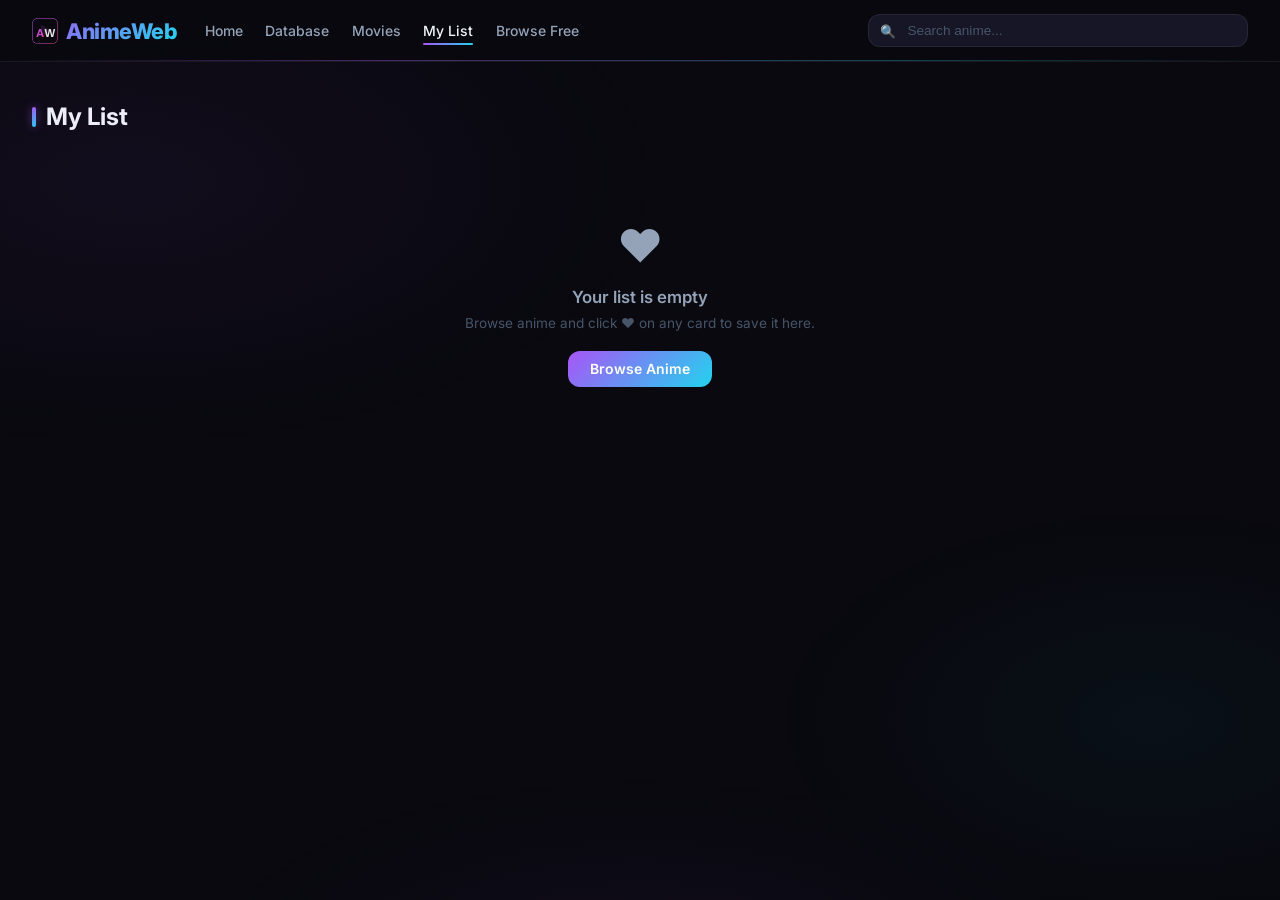
<file: watchlist.html>
<!DOCTYPE html>
<html lang="en">
<head>
  <meta charset="UTF-8">
  <link rel="icon" type="image/svg+xml" href="logo.svg">
  <meta name="viewport" content="width=device-width, initial-scale=1.0">
  <title>My List — AnimeWeb</title>
  <link rel="stylesheet" href="style.css">
  <link href="https://fonts.googleapis.com/css2?family=Inter:wght@400;500;600;700;800&display=swap" rel="stylesheet">
</head>
<body>

<nav class="navbar">
  <a href="database.html" class="nav-logo">
    <img src="logo.svg" style="height:26px;width:26px;border-radius:6px;flex-shrink:0"> AnimeWeb
  </a>
  <ul class="nav-links">
    <li><a href="index.html">Home</a></li>
    <li><a href="database.html">Database</a></li>
    <li><a href="movies.html">Movies</a></li>
    <li><a href="watchlist.html" class="active">My List</a></li>
    <li><a href="browse.html">Browse Free</a></li>
  </ul>
  <div class="nav-search">
    <span class="search-icon">🔍</span>
    <input type="text" id="navSearch" placeholder="Search anime...">
    <div class="search-drop" id="searchDrop"></div>
  </div>
</nav>

<div class="page">
  <div class="section" style="padding-top:2.5rem">

    <div class="section-head" style="margin-bottom:1.5rem">
      <h1 class="section-title" style="font-size:1.5rem">My List</h1>
      <span id="countLabel" style="font-size:0.82rem;color:var(--dim)"></span>
    </div>

    <div class="grid" id="wlGrid"></div>

  </div>
</div>

<script src="app.js"></script>
<script>
  initSearch();

  async function render() {
    const wl   = S.watchlist();
    const grid = $('#wlGrid');

    $('#countLabel').textContent = wl.length ? `${wl.length} anime saved` : '';

    if (!wl.length) {
      grid.innerHTML = `
        <div class="empty">
          <div class="empty-icon">♥</div>
          <div class="empty-title">Your list is empty</div>
          <div class="empty-body">Browse anime and click ♥ on any card to save it here.</div>
          <a href="database.html" class="btn btn-primary" style="margin-top:1.25rem;display:inline-flex">Browse Anime</a>
        </div>`;
      return;
    }

    skels(grid, wl.length);

    const ids = wl.map(x => x.id);
    const QUERY = `query($ids:[Int]){
      Page(page:1,perPage:50){
        media(id_in:$ids,type:ANIME){
          id title{romaji english} coverImage{extraLarge large}
          episodes status averageScore genres season seasonYear format
        }
      }
    }`;

    try {
      const data     = await gql(QUERY, { ids });
      const mediaMap = {};
      data.Page.media.forEach(m => { mediaMap[m.id] = m; });
      grid.innerHTML = '';
      ids.forEach(id => {
        const m = mediaMap[id];
        if (m) {
          grid.appendChild(card(m));
        } else {
          const cached = wl.find(x => x.id === id);
          if (cached) {
            const c = mk('div', 'acard');
            c.innerHTML = `
              <img src="${cached.img||''}" alt="" loading="lazy" onerror="this.style.display='none'">
              <div class="acard-info"><div class="acard-title">${cached.title}</div></div>
              <div class="acard-play">▶</div>`;
            c.addEventListener('click', () => P.go('anime.html', { id: cached.id }));
            grid.appendChild(c);
          }
        }
      });
    } catch {
      grid.innerHTML = '';
      wl.forEach(item => {
        const c = mk('div', 'acard');
        c.innerHTML = `
          <img src="${item.img||''}" alt="" loading="lazy" onerror="this.style.display='none'">
          <div class="acard-info"><div class="acard-title">${item.title}</div></div>
          <div class="acard-play">▶</div>`;
        c.addEventListener('click', () => P.go('anime.html', { id: item.id }));
        grid.appendChild(c);
      });
    }
  }

  render();
</script>
</body>
</html>
</file>
<file: style.css>
/* ═══════════════════════════════════════════
   AniStream — Global Styles
   ═══════════════════════════════════════════ */

:root {
  --bg:          #09090f;
  --surface:     #0f0f1a;
  --card:        #161626;
  --card-hover:  #1c1c32;
  --border:      rgba(255,255,255,0.07);
  --border-glow: rgba(168,85,247,0.35);

  --purple:      #a855f7;
  --purple-lt:   #c084fc;
  --purple-dk:   #7c3aed;
  --cyan:        #22d3ee;
  --cyan-dk:     #0891b2;
  --pink:        #f472b6;
  --gold:        #fbbf24;

  --text:        #f1f5f9;
  --muted:       #94a3b8;
  --dim:         #475569;

  --grad:        linear-gradient(135deg, #a855f7 0%, #22d3ee 100%);
  --grad-card:   linear-gradient(180deg, transparent 45%, rgba(0,0,0,0.92) 100%);

  --r-sm: 6px;
  --r:    12px;
  --r-lg: 18px;
  --r-xl: 24px;

  --shadow:      0 4px 24px rgba(0,0,0,0.45);
  --glow:        0 0 24px rgba(168,85,247,0.22);

  --t: 0.18s ease;
  --ts: 0.38s ease;
}

*, *::before, *::after { box-sizing: border-box; margin: 0; padding: 0; }
html { scroll-behavior: smooth; }

body {
  background: var(--bg);
  color: var(--text);
  font-family: 'Inter', -apple-system, BlinkMacSystemFont, 'Segoe UI', sans-serif;
  min-height: 100vh;
  overflow-x: hidden;
  font-size: 15px;
}
body::before {
  content: ''; position: fixed; inset: 0; pointer-events: none; z-index: 0;
  background:
    radial-gradient(ellipse 70% 50% at 10% 20%, rgba(168,85,247,0.06) 0%, transparent 60%),
    radial-gradient(ellipse 50% 40% at 90% 80%, rgba(34,211,238,0.04) 0%, transparent 60%),
    radial-gradient(ellipse 60% 40% at 50% 110%, rgba(168,85,247,0.05) 0%, transparent 60%);
}

::-webkit-scrollbar { width: 5px; height: 5px; }
::-webkit-scrollbar-track { background: transparent; }
::-webkit-scrollbar-thumb { background: var(--purple-dk); border-radius: 3px; }
::-webkit-scrollbar-thumb:hover { background: var(--purple); }

a { text-decoration: none; color: inherit; }
img { display: block; max-width: 100%; }
button { font-family: inherit; cursor: pointer; }

/* ─── NAVBAR ─────────────────────────────── */
.navbar {
  position: fixed; top: 0; left: 0; right: 0; z-index: 900;
  height: 62px;
  background: rgba(9,9,15,0.92);
  backdrop-filter: blur(24px) saturate(180%);
  border-bottom: 1px solid var(--border);
  display: flex; align-items: center;
  padding: 0 2rem; gap: 1.75rem;
}
.navbar::after {
  content: ''; position: absolute; bottom: 0; left: 0; right: 0;
  height: 1px;
  background: linear-gradient(90deg, transparent 0%, rgba(168,85,247,0.4) 30%, rgba(34,211,238,0.3) 70%, transparent 100%);
}

.nav-logo {
  font-size: 1.35rem; font-weight: 800; letter-spacing: -0.5px;
  background: var(--grad); -webkit-background-clip: text; background-clip: text;
  -webkit-text-fill-color: transparent; white-space: nowrap;
  display: flex; align-items: center; gap: 8px;
}
.nav-logo img { -webkit-text-fill-color: initial; }

.nav-links { list-style: none; display: flex; gap: 1.4rem; align-items: center; }
.nav-links a {
  color: var(--muted); font-size: 0.875rem; font-weight: 500;
  transition: color var(--t); position: relative; padding-bottom: 2px;
}
.nav-links a::after {
  content: ''; position: absolute; bottom: -4px; left: 0; right: 0; height: 2px;
  background: var(--grad); border-radius: 1px;
  transform: scaleX(0); transition: transform var(--t);
}
.nav-links a:hover { color: var(--text); }
.nav-links a:hover::after { transform: scaleX(1); }
.nav-links a.active { color: var(--text); }
.nav-links a.active::after { transform: scaleX(1); }

.nav-search { flex: 1; max-width: 380px; margin-left: auto; position: relative; }

.nav-search input {
  width: 100%; background: var(--card);
  border: 1px solid var(--border); border-radius: var(--r);
  padding: 0.5rem 1rem 0.5rem 2.4rem;
  color: var(--text); font-size: 0.85rem; outline: none;
  transition: border-color var(--t);
}
.nav-search input:focus { border-color: var(--purple); }
.nav-search input::placeholder { color: var(--dim); }

.search-icon {
  position: absolute; left: 0.75rem; top: 50%; transform: translateY(-50%);
  color: var(--dim); pointer-events: none; font-size: 0.8rem;
}

.search-drop {
  position: absolute; top: calc(100% + 8px); left: 0; right: 0;
  background: var(--card); border: 1px solid var(--border);
  border-radius: var(--r); overflow: hidden;
  display: none; z-index: 200; box-shadow: var(--shadow);
}
.search-drop.open { display: block; }

.sdrop-item {
  display: flex; align-items: center; gap: 0.7rem;
  padding: 0.65rem 1rem; cursor: pointer; transition: background var(--t);
}
.sdrop-item:hover { background: var(--card-hover); }
.sdrop-item img { width: 38px; height: 54px; object-fit: cover; border-radius: var(--r-sm); flex-shrink: 0; }
.sdrop-title { font-size: 0.82rem; font-weight: 600; white-space: nowrap; overflow: hidden; text-overflow: ellipsis; }
.sdrop-meta  { font-size: 0.72rem; color: var(--dim); margin-top: 2px; }

/* ─── PAGE BODY ──────────────────────────── */
.page { padding-top: 62px; min-height: 100vh; }

/* ─── HERO ───────────────────────────────── */
.hero {
  position: relative; height: 520px; overflow: hidden; cursor: pointer;
}
.hero-bg {
  position: absolute; inset: 0;
  background-size: cover; background-position: center 20%;
  transition: transform var(--ts);
}
.hero:hover .hero-bg { transform: scale(1.025); }
.hero-shade {
  position: absolute; inset: 0;
  background: linear-gradient(to right, rgba(9,9,15,0.97) 28%, rgba(9,9,15,0.45) 65%, transparent 100%),
              linear-gradient(to top, var(--bg) 0%, transparent 45%);
}
.hero-body {
  position: relative; z-index: 1; height: 100%;
  display: flex; flex-direction: column; justify-content: center;
  padding: 3rem 4rem; max-width: 580px;
}
.hero-badge {
  display: inline-flex; align-items: center; gap: 0.4rem;
  background: rgba(168,85,247,0.18); border: 1px solid rgba(168,85,247,0.4);
  color: var(--purple-lt); font-size: 0.72rem; font-weight: 700;
  padding: 0.28rem 0.75rem; border-radius: 100px;
  text-transform: uppercase; letter-spacing: 0.06em;
  margin-bottom: 0.9rem; width: fit-content;
}
.hero-title {
  font-size: 2.4rem; font-weight: 800; line-height: 1.2; margin-bottom: 0.9rem;
  text-shadow: 0 2px 24px rgba(0,0,0,0.6);
}
.hero-meta {
  display: flex; align-items: center; gap: 0.9rem;
  font-size: 0.82rem; color: var(--muted); margin-bottom: 0.85rem; flex-wrap: wrap;
}
.hero-score { color: var(--gold); display: flex; align-items: center; gap: 0.25rem; }
.hero-genres { display: flex; flex-wrap: wrap; gap: 0.45rem; margin-bottom: 1.1rem; }
.gtag {
  background: rgba(255,255,255,0.07); border: 1px solid rgba(255,255,255,0.1);
  color: var(--muted); padding: 0.18rem 0.65rem;
  border-radius: 100px; font-size: 0.72rem;
}
.hero-desc {
  font-size: 0.85rem; color: var(--muted); line-height: 1.65;
  display: -webkit-box; -webkit-line-clamp: 3; -webkit-box-orient: vertical;
  overflow: hidden; margin-bottom: 1.4rem;
}
.hero-btns { display: flex; gap: 0.65rem; }

/* ─── BUTTONS ────────────────────────────── */
.btn {
  display: inline-flex; align-items: center; gap: 0.45rem;
  padding: 0.6rem 1.4rem; border-radius: var(--r);
  font-size: 0.875rem; font-weight: 600; border: none;
  transition: all var(--t); cursor: pointer;
}
.btn-primary { background: var(--grad); color: #fff; }
.btn-primary:hover { opacity: 0.9; transform: translateY(-1px); box-shadow: var(--glow); }
.btn-ghost {
  background: rgba(255,255,255,0.09); border: 1px solid rgba(255,255,255,0.13);
  color: var(--text); backdrop-filter: blur(8px);
}
.btn-ghost:hover { background: rgba(255,255,255,0.14); transform: translateY(-1px); }
.btn-sm { padding: 0.38rem 0.9rem; font-size: 0.8rem; }

/* ─── SECTIONS ───────────────────────────── */
.section { padding: 2.25rem 2rem; max-width: 1440px; margin: 0 auto; }
.section-head { display: flex; align-items: center; justify-content: space-between; margin-bottom: 1.2rem; }
.section-title {
  font-size: 1.15rem; font-weight: 700;
  display: flex; align-items: center; gap: 0.6rem;
}
.section-title::before {
  content: ''; display: inline-block;
  width: 4px; height: 20px;
  background: var(--grad);
  border-radius: 2px;
  box-shadow: 0 0 8px rgba(168,85,247,0.5);
}
.see-all { font-size: 0.78rem; color: var(--purple-lt); font-weight: 500; transition: color var(--t); }
.see-all:hover { color: var(--purple); }

/* ─── ANIME GRID ─────────────────────────── */
.grid { display: grid; grid-template-columns: repeat(auto-fill, minmax(155px, 1fr)); gap: 1rem; }

.scroll { display: flex; gap: 1rem; overflow-x: auto; padding-bottom: 0.75rem; }
.scroll::-webkit-scrollbar { height: 3px; }
.scroll::-webkit-scrollbar-thumb { background: var(--purple-dk); border-radius: 2px; }

.scroll .acard { flex: 0 0 155px; height: 220px; }

/* ─── ANIME CARD ─────────────────────────── */
.acard {
  position: relative; border-radius: var(--r); overflow: hidden;
  background: var(--card); aspect-ratio: 3/4; cursor: pointer;
  border: 1px solid var(--border);
  transition: transform var(--t), box-shadow var(--t), border-color var(--t);
}
.acard:hover {
  transform: translateY(-5px) scale(1.02);
  box-shadow: 0 12px 40px rgba(0,0,0,0.6), 0 0 0 1px rgba(168,85,247,0.3);
  border-color: rgba(168,85,247,0.4);
}
.acard img { width: 100%; height: 100%; object-fit: cover; transition: transform var(--ts); }
.acard:hover img { transform: scale(1.06); }

.acard-info {
  position: absolute; bottom: 0; left: 0; right: 0;
  padding: 0.7rem; background: linear-gradient(transparent, rgba(0,0,0,0.88));
}
.acard-title { font-size: 0.78rem; font-weight: 600; line-height: 1.3;
  display: -webkit-box; -webkit-line-clamp: 2; -webkit-box-orient: vertical; overflow: hidden; }
.acard-meta { font-size: 0.68rem; color: var(--dim); margin-top: 3px;
  display: flex; align-items: center; gap: 0.35rem; }
.acard-score { color: var(--gold); }

.acard-play {
  position: absolute; top: 50%; left: 50%; transform: translate(-50%, -50%);
  width: 42px; height: 42px;
  background: rgba(168,85,247,0.88); border-radius: 50%;
  display: flex; align-items: center; justify-content: center;
  font-size: 1.1rem; opacity: 0; transition: opacity var(--t);
}
.acard:hover .acard-play { opacity: 1; }

.acard-heart {
  position: absolute; top: 0.5rem; right: 0.5rem;
  width: 30px; height: 30px; border-radius: 50%;
  background: rgba(0,0,0,0.55); border: none;
  color: rgba(255,255,255,0.5); font-size: 0.85rem;
  display: flex; align-items: center; justify-content: center;
  cursor: pointer; opacity: 0; transition: all var(--t);
  backdrop-filter: blur(4px); z-index: 3;
}
.acard:hover .acard-heart { opacity: 1; }
.acard-heart.saved { opacity: 1; color: #f472b6; background: rgba(244,114,182,0.2); }
.acard-heart:hover { transform: scale(1.15); color: #f472b6; }

/* ─── SKELETON ───────────────────────────── */
.skel {
  background: linear-gradient(90deg, var(--card) 25%, var(--card-hover) 50%, var(--card) 75%);
  background-size: 200% 100%; animation: shim 1.4s infinite; border-radius: var(--r);
}
@keyframes shim { 0%{background-position:200% 0} 100%{background-position:-200% 0} }

/* ─── ANIME DETAIL ───────────────────────── */
.banner { position: relative; height: 340px; overflow: hidden; }
.banner img { width: 100%; height: 100%; object-fit: cover; object-position: center 20%; }
.banner-shade {
  position: absolute; inset: 0;
  background: linear-gradient(to top, var(--bg) 0%, rgba(9,9,15,0.55) 55%, rgba(9,9,15,0.25) 100%);
}

.detail-wrap { max-width: 1200px; margin: 0 auto; padding: 0 2rem 4rem; }

.detail-head {
  display: flex; gap: 2rem; margin-top: -90px;
  position: relative; z-index: 1; align-items: flex-end;
}
.detail-poster {
  width: 155px; min-width: 155px; height: 225px;
  object-fit: cover; border-radius: var(--r);
  border: 3px solid var(--bg); box-shadow: var(--shadow); flex-shrink: 0;
}
.detail-info { flex: 1; min-width: 0; }
.detail-title  { font-size: 1.9rem; font-weight: 800; line-height: 1.2; }
.detail-alt    { font-size: 0.875rem; color: var(--muted); margin-top: 0.25rem; }

.stats { display: flex; flex-wrap: wrap; gap: 1.5rem; margin: 0.9rem 0; }
.stat-val { font-size: 1.2rem; font-weight: 700; }
.stat-val.gold { color: var(--gold); }
.stat-key { font-size: 0.68rem; color: var(--dim); text-transform: uppercase; letter-spacing: 0.06em; margin-top: 2px; }

.gchips { display: flex; flex-wrap: wrap; gap: 0.45rem; margin: 0.7rem 0; }
.gchip {
  background: rgba(168,85,247,0.14); border: 1px solid rgba(168,85,247,0.3);
  color: var(--purple-lt); padding: 0.22rem 0.75rem;
  border-radius: 100px; font-size: 0.72rem; font-weight: 500; cursor: pointer;
  transition: background var(--t);
}
.gchip:hover { background: rgba(168,85,247,0.26); }

.detail-body { display: grid; grid-template-columns: 1fr 270px; gap: 2rem; margin-top: 2rem; }

.synopsis { font-size: 0.875rem; color: var(--muted); line-height: 1.8; margin-bottom: 1.5rem; }
.read-more { color: var(--purple-lt); cursor: pointer; font-size: 0.82rem; margin-top: 0.4rem; }

/* ─── EPISODES ───────────────────────────── */
.eps-head { display: flex; align-items: center; justify-content: space-between; margin-bottom: 0.9rem; }
.eps-title { font-size: 1.05rem; font-weight: 700; }
.ep-grid { display: grid; grid-template-columns: repeat(auto-fill, minmax(58px, 1fr)); gap: 0.45rem; }
.epb {
  aspect-ratio: 1; background: var(--card); border: 1px solid var(--border);
  color: var(--muted); border-radius: var(--r-sm);
  font-size: 0.78rem; font-weight: 600;
  display: flex; align-items: center; justify-content: center;
  cursor: pointer; text-decoration: none;
  transition: all var(--t);
}
.epb:hover { background: var(--card-hover); border-color: var(--purple); color: var(--text); }
.epb.done { background: rgba(168,85,247,0.1); border-color: rgba(168,85,247,0.28); color: var(--purple-lt); }
.epb.cur  { background: var(--purple-dk); border-color: var(--purple); color: #fff; }

/* ─── SIDEBAR INFO ───────────────────────── */
.info-box { background: var(--card); border-radius: var(--r); padding: 1.2rem; margin-bottom: 1.2rem; }
.info-box-title { font-size: 0.75rem; font-weight: 700; text-transform: uppercase;
  letter-spacing: 0.06em; color: var(--dim); margin-bottom: 0.9rem; }
.info-row { display: flex; justify-content: space-between; align-items: flex-start;
  padding: 0.38rem 0; border-bottom: 1px solid var(--border); font-size: 0.8rem; }
.info-row:last-child { border-bottom: none; }
.info-k { color: var(--dim); }
.info-v { font-weight: 500; text-align: right; max-width: 60%; }

/* ─── WATCH PAGE ─────────────────────────── */
.watch-layout {
  display: grid; grid-template-columns: 1fr 330px; gap: 1.4rem;
  max-width: 1440px; margin: 0 auto; padding: 1.4rem 2rem;
}
.watch-main { min-width: 0; }

.player-wrap {
  position: relative; padding-bottom: 56.25%;
  background: #000; border-radius: var(--r);
  overflow: hidden; border: 1px solid var(--border);
}
.player-wrap iframe {
  position: absolute; inset: 0; width: 100%; height: 100%; border: none;
}
.player-loader {
  position: absolute; inset: 0;
  display: flex; flex-direction: column; align-items: center; justify-content: center;
  background: #000; gap: 0.9rem; z-index: 5;
}
.spinner {
  width: 38px; height: 38px;
  border: 3px solid rgba(168,85,247,0.2); border-top-color: var(--purple);
  border-radius: 50%; animation: spin 0.75s linear infinite;
}
@keyframes spin { to { transform: rotate(360deg); } }

.player-ctrl { margin-top: 1rem; display: flex; flex-direction: column; gap: 0.7rem; }

.ctrl-row { display: flex; align-items: center; justify-content: space-between; flex-wrap: wrap; gap: 0.5rem; }

.now-playing { font-size: 0.95rem; font-weight: 700; }

.ep-nav { display: flex; gap: 0.45rem; }
.nav-btn {
  background: var(--card); border: 1px solid var(--border);
  color: var(--text); padding: 0.38rem 0.9rem;
  border-radius: var(--r-sm); font-size: 0.78rem;
  display: flex; align-items: center; gap: 0.35rem;
  transition: all var(--t);
}
.nav-btn:hover:not(:disabled) { background: var(--card-hover); border-color: var(--purple); }
.nav-btn:disabled { opacity: 0.35; cursor: not-allowed; }

.src-row { display: flex; align-items: center; gap: 0.7rem; flex-wrap: wrap; }
.src-label { font-size: 0.78rem; color: var(--dim); }
.src-btns { display: flex; gap: 0.4rem; flex-wrap: wrap; }
.src-btn {
  background: var(--card); border: 1px solid var(--border);
  color: var(--muted); padding: 0.3rem 0.85rem;
  border-radius: var(--r-sm); font-size: 0.75rem; font-weight: 500;
  transition: all var(--t);
}
.src-btn:hover { background: var(--card-hover); color: var(--text); }
.src-btn.on { background: var(--purple-dk); border-color: var(--purple); color: #fff; }
.src-note { font-size: 0.72rem; color: var(--dim); }

.watch-info-box {
  display: flex; gap: 1.25rem;
  background: var(--card); border-radius: var(--r); padding: 1.1rem;
  margin-top: 1.25rem; align-items: flex-start;
}
.wi-poster { width: 75px; height: 108px; object-fit: cover; border-radius: var(--r-sm); flex-shrink: 0; }
.wi-title { font-size: 0.95rem; font-weight: 700; margin-bottom: 0.35rem; }
.wi-meta  { font-size: 0.78rem; color: var(--muted); line-height: 1.6; }

/* ─── EP SIDEBAR ─────────────────────────── */
.ep-sidebar {
  background: var(--card); border-radius: var(--r);
  height: calc(100vh - 160px); min-height: 520px;
  display: flex; flex-direction: column;
  overflow: hidden; position: sticky; top: 74px;
}
.ep-sidebar-head {
  padding: 0.95rem 1.2rem; border-bottom: 1px solid var(--border);
  display: flex; align-items: center; justify-content: space-between; flex-shrink: 0;
}
.ep-sidebar-head span:first-child { font-size: 0.875rem; font-weight: 600; }
.ep-sidebar-head span:last-child  { font-size: 0.72rem; color: var(--dim); }

.ep-list { overflow-y: auto; flex: 1; }
.ep-row {
  display: flex; align-items: center; gap: 0.7rem;
  padding: 0.7rem 1.2rem; border-bottom: 1px solid var(--border);
  cursor: pointer; transition: background var(--t);
}
.ep-row:hover { background: var(--card-hover); }
.ep-row.on { background: rgba(168,85,247,0.14); border-left: 3px solid var(--purple); }
.ep-num  { font-size: 0.82rem; font-weight: 700; color: var(--purple-lt); min-width: 34px; }
.ep-name { font-size: 0.78rem; font-weight: 500; }
.ep-sub  { font-size: 0.68rem; color: var(--dim); margin-top: 2px; }

/* ─── SEARCH PAGE ────────────────────────── */
.search-wrap { max-width: 1200px; margin: 0 auto; padding: 2rem; }
.search-page-title { font-size: 1.5rem; font-weight: 700; }
.search-count { font-size: 0.85rem; color: var(--muted); margin-top: 0.25rem; }

/* ─── EMPTY STATE ────────────────────────── */
.empty {
  text-align: center; padding: 4rem 2rem;
  color: var(--muted); grid-column: 1 / -1;
}
.empty-icon  { font-size: 2.8rem; margin-bottom: 0.9rem; }
.empty-title { font-size: 1.05rem; font-weight: 600; margin-bottom: 0.45rem; }
.empty-body  { font-size: 0.85rem; color: var(--dim); }

/* ─── FMHY LAUNCHER PANEL ───────────────────── */
.fmhy-panel {
  background: var(--card); border-radius: var(--r);
  padding: 1.1rem 1.25rem; margin-top: 1.1rem;
  border: 1px solid var(--border);
}
.fmhy-panel-title {
  font-size: 0.78rem; font-weight: 700; text-transform: uppercase;
  letter-spacing: 0.06em; color: var(--dim);
  display: flex; align-items: center; gap: 0.5rem;
  margin-bottom: 0.85rem;
}
.fmhy-badge {
  background: rgba(34,211,238,0.12); border: 1px solid rgba(34,211,238,0.28);
  color: var(--cyan); padding: 0.15rem 0.55rem;
  border-radius: 100px; font-size: 0.66rem; font-weight: 700;
  text-transform: uppercase; letter-spacing: 0.04em;
}
.fmhy-sites {
  display: grid; grid-template-columns: repeat(auto-fill, minmax(165px, 1fr)); gap: 0.55rem;
}
.site-btn {
  display: flex; align-items: center; gap: 0.6rem;
  background: var(--surface); border: 1px solid var(--border);
  border-radius: var(--r-sm); padding: 0.6rem 0.8rem;
  cursor: pointer; transition: all var(--t); text-decoration: none; color: var(--text);
  position: relative;
}
.site-btn:hover { border-color: var(--purple); background: var(--card-hover); transform: translateY(-1px); }
.site-btn.top-pick { border-color: rgba(168,85,247,0.35); }
.site-btn-icon {
  width: 26px; height: 26px; border-radius: 5px;
  display: flex; align-items: center; justify-content: center;
  font-size: 0.75rem; font-weight: 800; flex-shrink: 0; color: white;
}
.site-btn-name { font-size: 0.8rem; font-weight: 600; }
.site-btn-desc { font-size: 0.66rem; color: var(--dim); margin-top: 1px; }
.site-btn-arr  { font-size: 0.7rem; color: var(--dim); margin-left: auto; flex-shrink: 0; }
.iframe-hint {
  font-size: 0.72rem; color: var(--dim); margin-top: 0.65rem;
  padding: 0.45rem 0.7rem;
  background: rgba(255,255,255,0.03); border-radius: var(--r-sm);
  border: 1px solid var(--border);
}

/* ─── TOAST ──────────────────────────────── */
.toast {
  position: fixed; bottom: 1.75rem; right: 1.75rem;
  background: var(--card); border: 1px solid var(--border); border-left: 3px solid var(--purple);
  padding: 0.7rem 1.2rem; border-radius: var(--r);
  font-size: 0.85rem; z-index: 9999;
  box-shadow: var(--shadow); animation: toastIn 0.28s ease;
}
@keyframes toastIn { from { transform: translateX(100%); opacity: 0; } to { transform: none; opacity: 1; } }

/* ─── RESPONSIVE ─────────────────────────── */
@media (max-width: 1024px) {
  .watch-layout { grid-template-columns: 1fr; }
  .ep-sidebar { position: static; max-height: 320px; }
  .detail-body { grid-template-columns: 1fr; }
}
@media (max-width: 768px) {
  .hero { height: 420px; }
  .hero-body { padding: 2rem; }
  .hero-title { font-size: 1.7rem; }
  .section { padding: 1.5rem 1rem; }
  .detail-head { flex-direction: column; align-items: flex-start; margin-top: -50px; }
  .detail-poster { width: 120px; height: 174px; }
  .detail-title { font-size: 1.45rem; }
}
@media (max-width: 560px) {
  .navbar { padding: 0 1rem; }
  .nav-links { display: none; }
  .watch-layout { padding: 1rem; }
}
</file>
